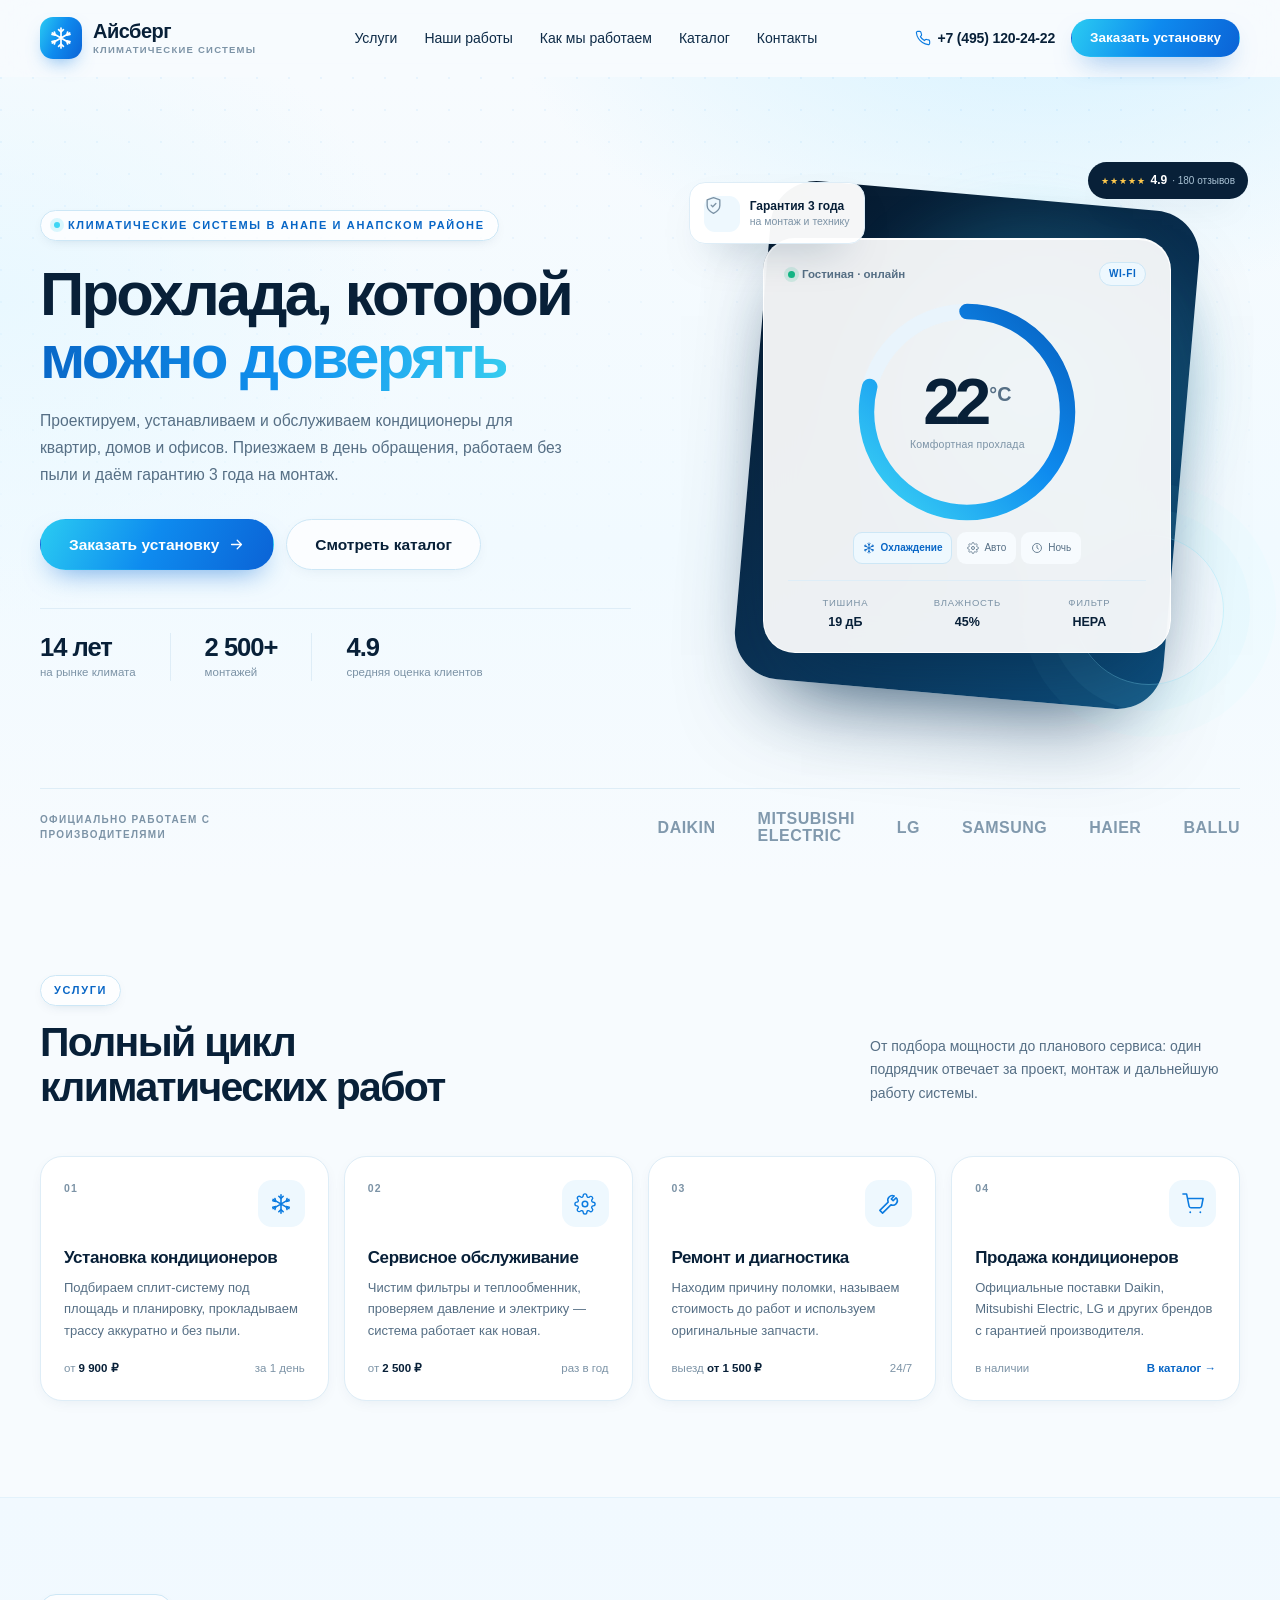
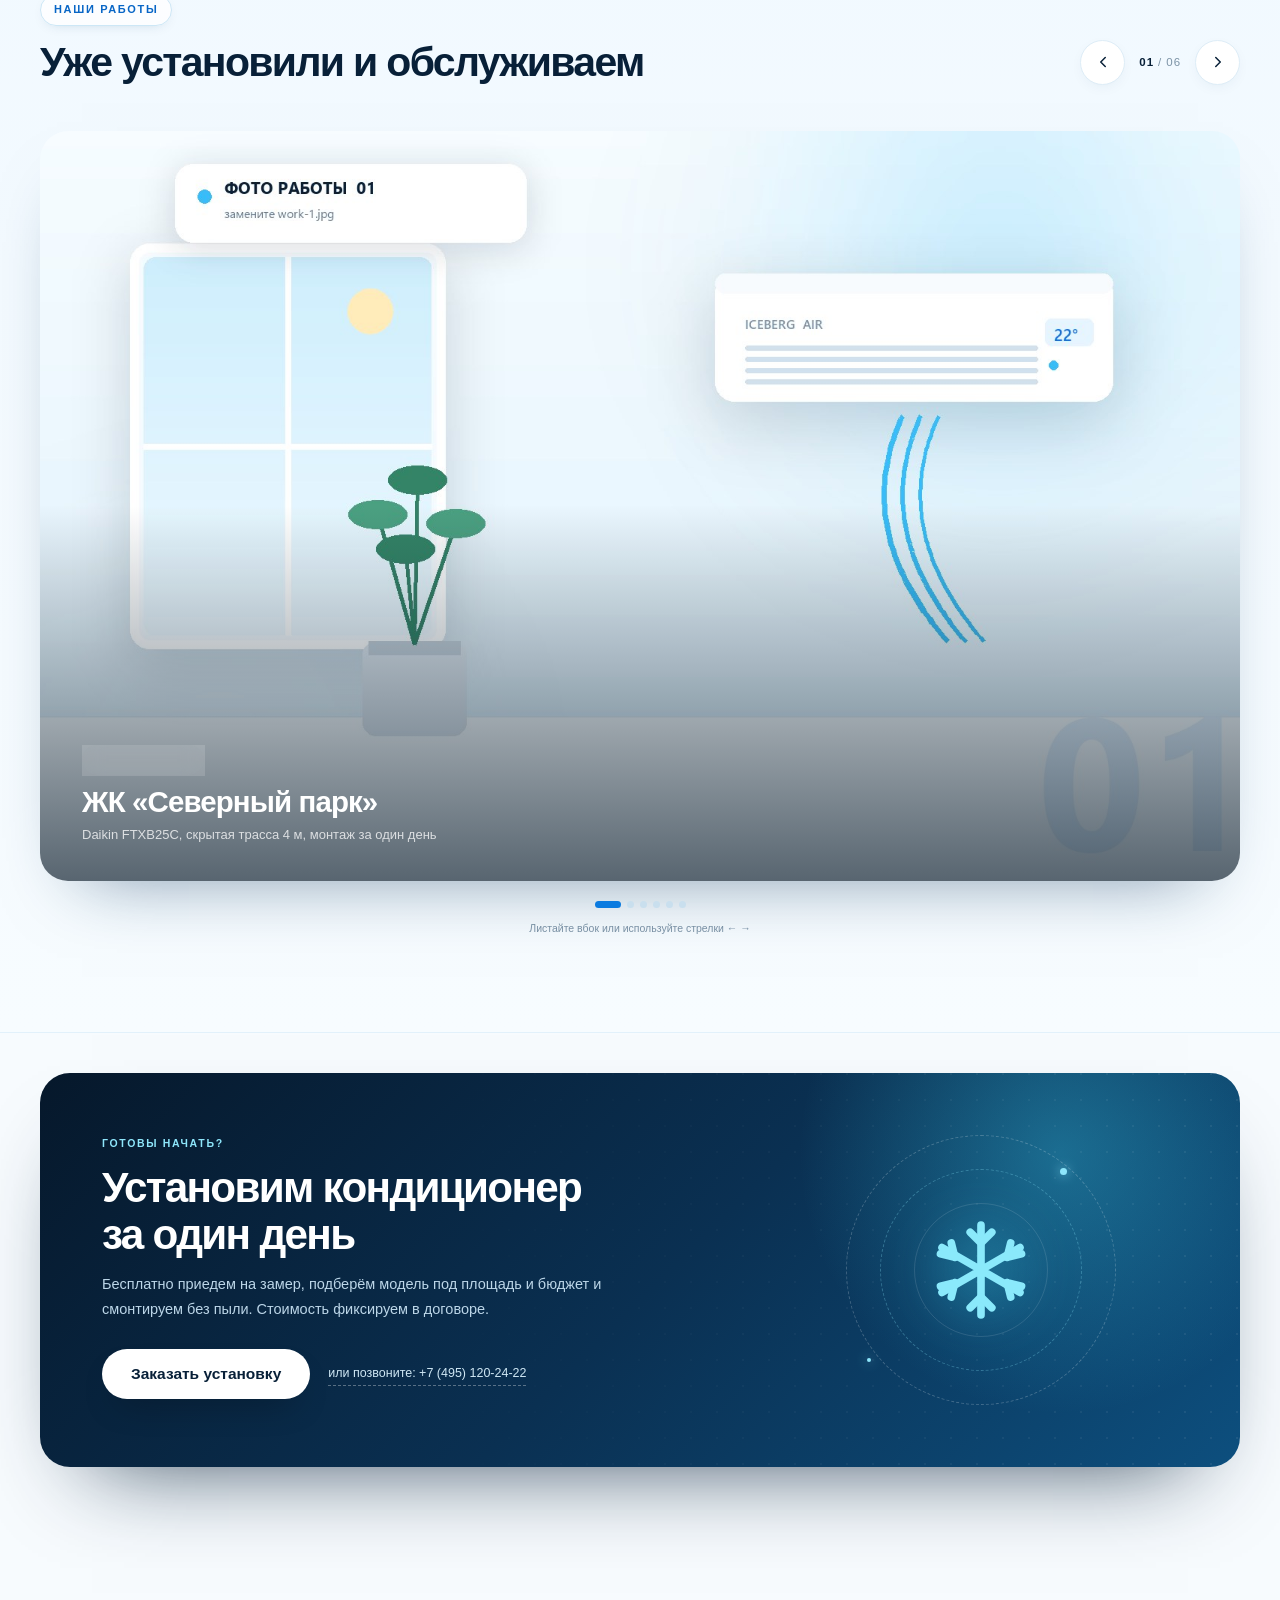
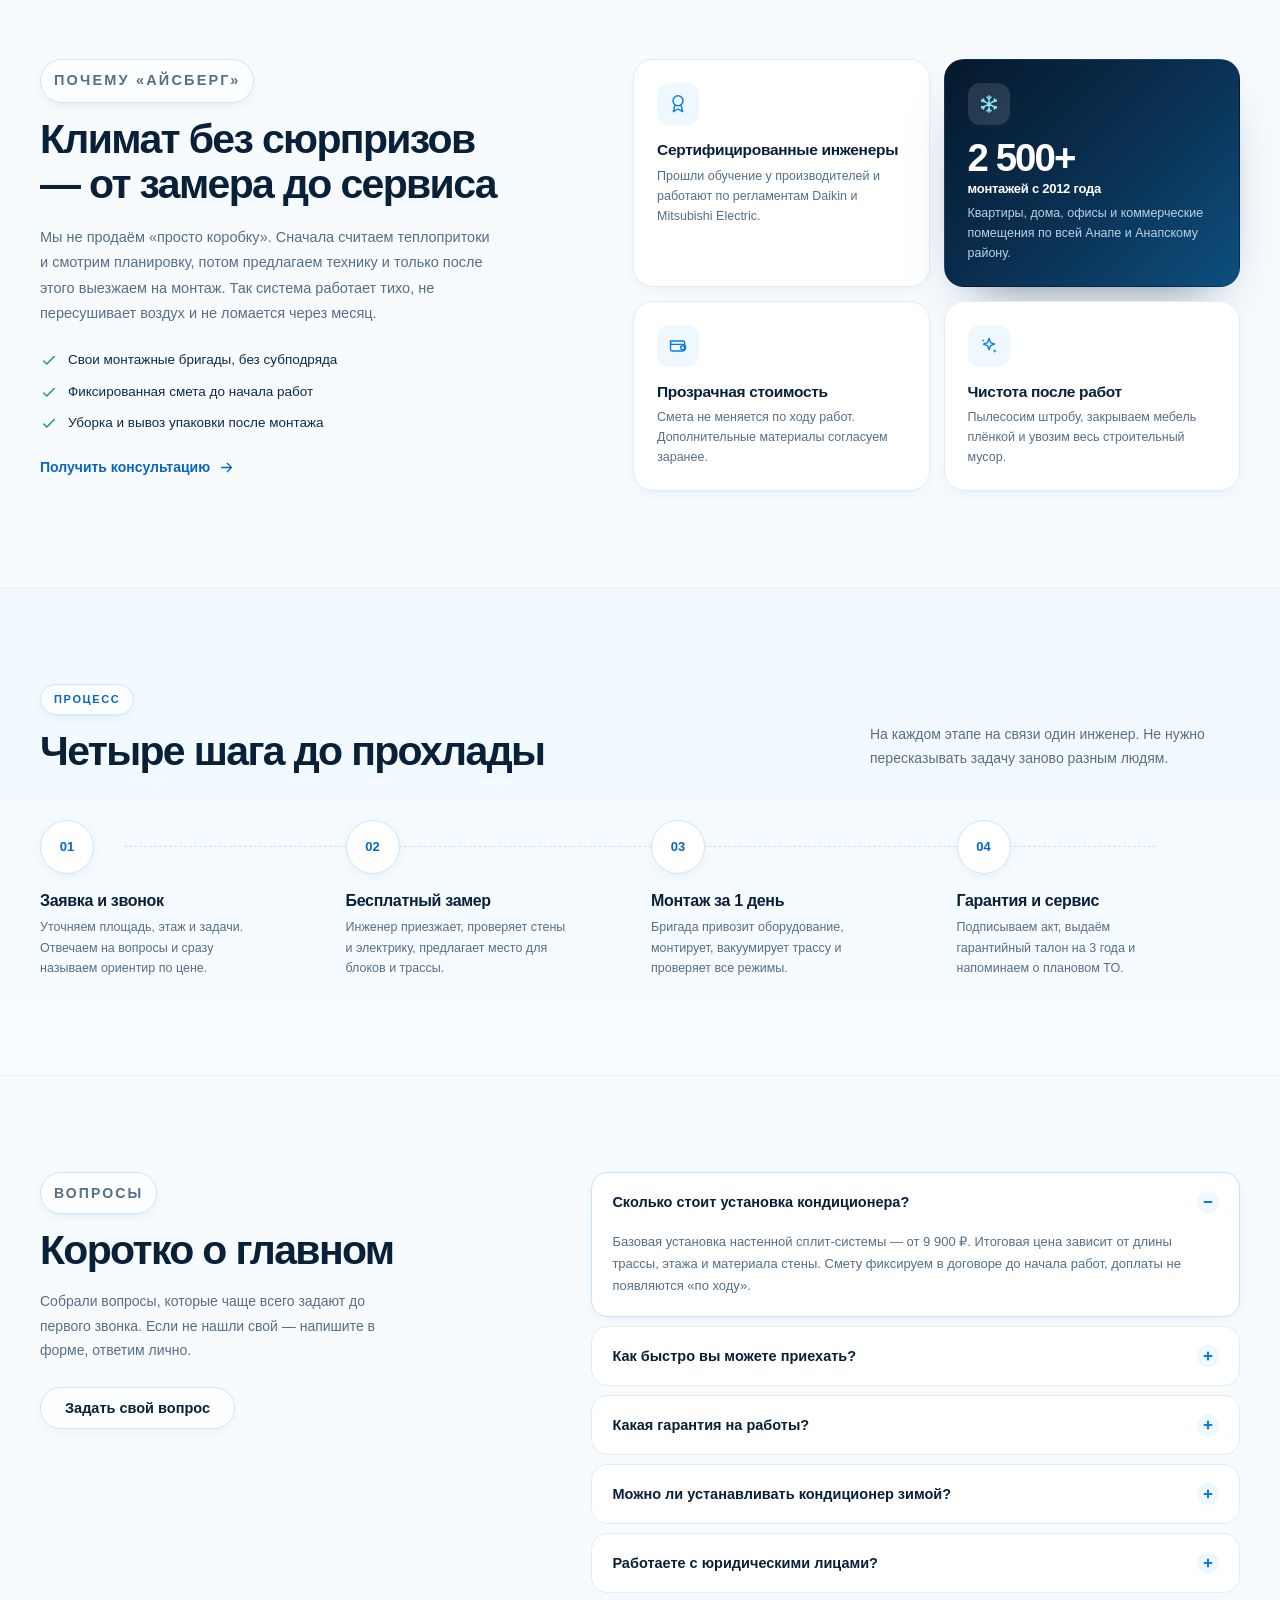
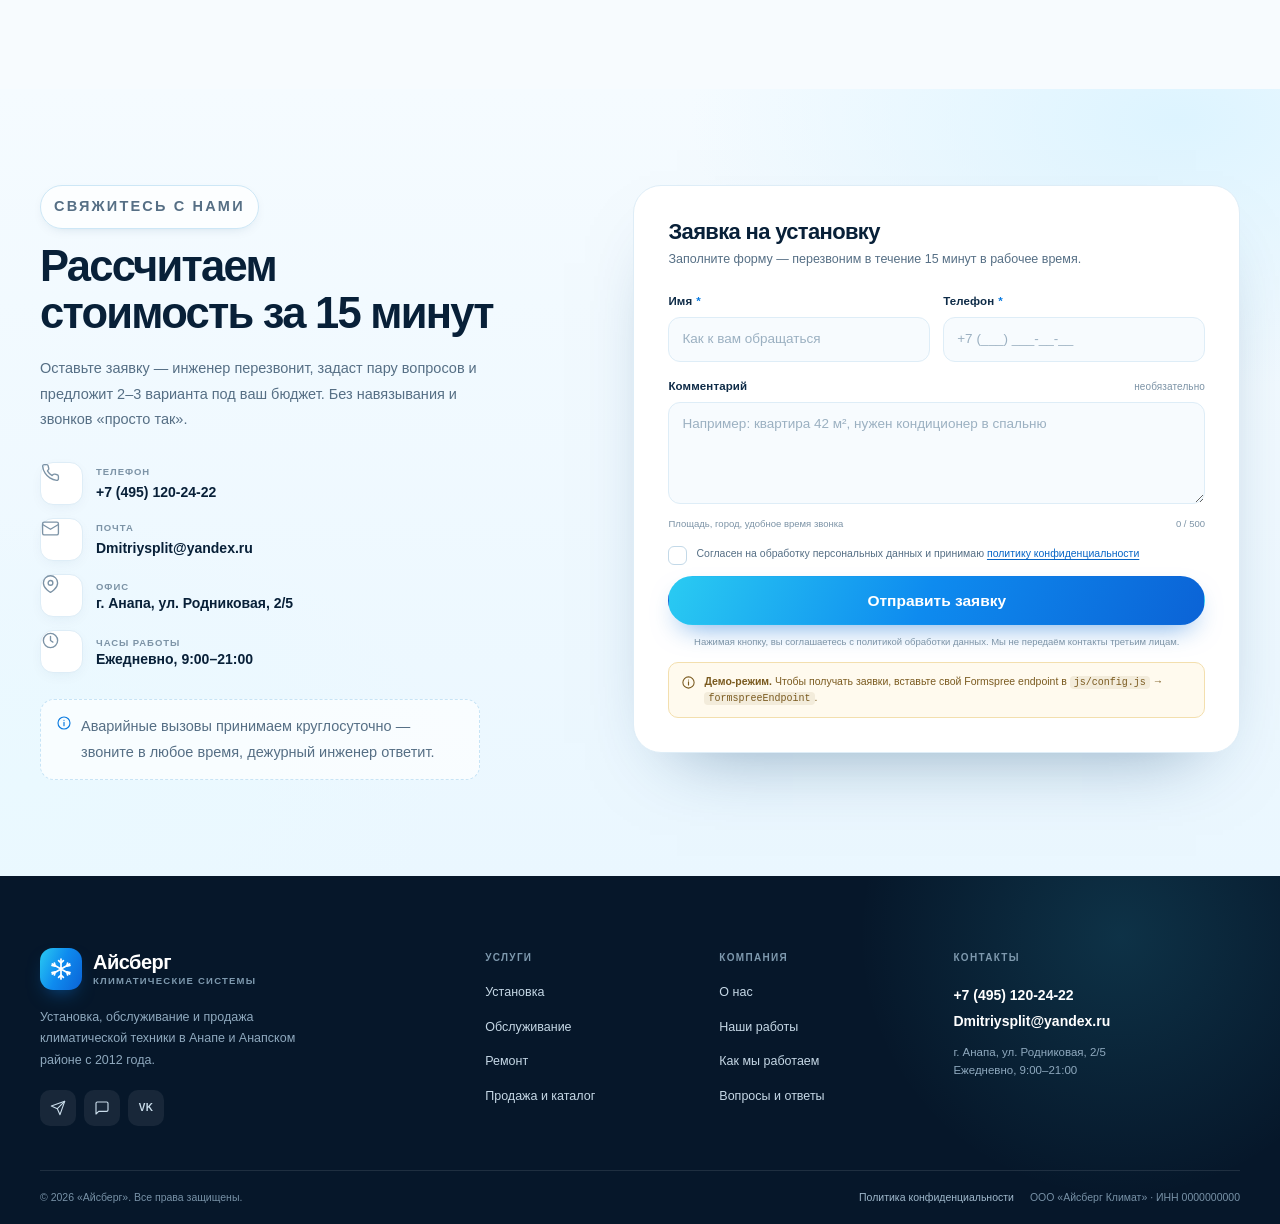
<file: index.html>
<!DOCTYPE html>
<html lang="ru">
<head>
  <meta charset="UTF-8">
  <meta name="viewport" content="width=device-width, initial-scale=1.0">
  <title>Айсберг — установка и обслуживание кондиционеров в Анапе</title>
  <meta name="description" content="Установка, обслуживание и продажа кондиционеров в Анапе и Анапском районе. Монтаж за один день, гарантия 3 года, бесплатный замер. Оставьте заявку онлайн.">
  <meta name="theme-color" content="#F7FBFE">
  <link rel="icon" href="images/favicon.svg" type="image/svg+xml">

  <meta property="og:type" content="website">
  <meta property="og:locale" content="ru_RU">
  <meta property="og:title" content="Айсберг — прохлада, которой можно доверять">
  <meta property="og:description" content="Монтаж, сервис и продажа кондиционеров в Анапе и Анапском районе. Бесплатный замер, установка за 1 день, гарантия 3 года.">
  <meta property="og:image" content="images/og-cover.jpg">

  <link rel="stylesheet" href="css/style.css">
  <script>document.documentElement.classList.add('js');</script>
</head>
<body>
  <a class="skip-link" href="#main">Перейти к содержимому</a>

  <!-- SVG-спрайт: иконки используются через <use href="#i-..."> -->
  <svg class="svg-sprite" xmlns="http://www.w3.org/2000/svg" aria-hidden="true" focusable="false">
    <symbol id="i-snow" viewBox="0 0 24 24">
      <g fill="none" stroke="currentColor" stroke-width="1.7" stroke-linecap="round" stroke-linejoin="round">
        <path d="M12 2v20M3.34 7l17.32 10M20.66 7 3.34 17"/>
        <path d="M12 6 9.6 3.6M12 6l2.4-2.4M12 18l-2.4 2.4M12 18l2.4 2.4M6.2 9.2 3 8.4M6.2 9.2l-.8-3.2M17.8 14.8l3.2.8M17.8 14.8l.8 3.2M6.2 14.8 3 15.6M6.2 14.8l-.8 3.2M17.8 9.2l3.2-.8M17.8 9.2l.8-3.2"/>
      </g>
    </symbol>
    <symbol id="i-phone" viewBox="0 0 24 24">
      <path d="M22 16.92v3a2 2 0 0 1-2.18 2 19.79 19.79 0 0 1-8.63-3.07 19.5 19.5 0 0 1-6-6A19.79 19.79 0 0 1 2.08 4.18 2 2 0 0 1 4.06 2h3a2 2 0 0 1 2 1.72c.13.96.36 1.9.7 2.81a2 2 0 0 1-.45 2.11L8.09 9.91a16 16 0 0 0 6 6l1.27-1.27a2 2 0 0 1 2.11-.45c.91.34 1.85.57 2.81.7A2 2 0 0 1 22 16.92z" fill="none" stroke="currentColor" stroke-width="1.7" stroke-linecap="round" stroke-linejoin="round"/>
    </symbol>
    <symbol id="i-arrow" viewBox="0 0 24 24">
      <path d="M5 12h14M13 6l6 6-6 6" fill="none" stroke="currentColor" stroke-width="1.8" stroke-linecap="round" stroke-linejoin="round"/>
    </symbol>
    <symbol id="i-shield" viewBox="0 0 24 24">
      <path d="M12 22s8-4 8-10V5l-8-3-8 3v7c0 6 8 10 8 10z" fill="none" stroke="currentColor" stroke-width="1.7" stroke-linecap="round" stroke-linejoin="round"/>
      <path d="m9 11.5 2 2 4-4" fill="none" stroke="currentColor" stroke-width="1.7" stroke-linecap="round" stroke-linejoin="round"/>
    </symbol>
    <symbol id="i-clock" viewBox="0 0 24 24">
      <circle cx="12" cy="12" r="9" fill="none" stroke="currentColor" stroke-width="1.7"/>
      <path d="M12 7v5l3 2" fill="none" stroke="currentColor" stroke-width="1.7" stroke-linecap="round" stroke-linejoin="round"/>
    </symbol>
    <symbol id="i-tools" viewBox="0 0 24 24">
      <path d="M14.7 6.3a4 4 0 0 0-5.4 5.4L3 18l3 3 6.3-6.3a4 4 0 0 0 5.4-5.4l-2.4 2.4-2.1-2.1 2.5-2.3z" fill="none" stroke="currentColor" stroke-width="1.7" stroke-linecap="round" stroke-linejoin="round"/>
    </symbol>
    <symbol id="i-settings" viewBox="0 0 24 24">
      <circle cx="12" cy="12" r="3" fill="none" stroke="currentColor" stroke-width="1.7"/>
      <path d="M19.4 15a1.7 1.7 0 0 0 .34 1.87l.06.06a2 2 0 1 1-2.83 2.83l-.06-.06a1.7 1.7 0 0 0-1.87-.34 1.7 1.7 0 0 0-1 1.55V21a2 2 0 1 1-4 0v-.09a1.7 1.7 0 0 0-1.11-1.55 1.7 1.7 0 0 0-1.87.34l-.06.06a2 2 0 1 1-2.83-2.83l.06-.06A1.7 1.7 0 0 0 4.6 15a1.7 1.7 0 0 0-1.55-1H3a2 2 0 1 1 0-4h.09A1.7 1.7 0 0 0 4.6 8.94a1.7 1.7 0 0 0-.34-1.87l-.06-.06a2 2 0 1 1 2.83-2.83l.06.06A1.7 1.7 0 0 0 8.96 4.6H9a1.7 1.7 0 0 0 1-1.55V3a2 2 0 1 1 4 0v.09a1.7 1.7 0 0 0 1 1.55 1.7 1.7 0 0 0 1.87-.34l.06-.06a2 2 0 1 1 2.83 2.83l-.06.06A1.7 1.7 0 0 0 19.4 9v.04a1.7 1.7 0 0 0 1.55 1H21a2 2 0 1 1 0 4h-.09a1.7 1.7 0 0 0-1.51 1z" fill="none" stroke="currentColor" stroke-width="1.5" stroke-linecap="round" stroke-linejoin="round"/>
    </symbol>
    <symbol id="i-wrench" viewBox="0 0 24 24">
      <path d="M20.7 6.3a5 5 0 0 1-6.6 6.6L5 22l-3-3 9.1-9.1a5 5 0 0 1 6.6-6.6l-3.2 3.2 2 2 3.2-3.2z" fill="none" stroke="currentColor" stroke-width="1.7" stroke-linecap="round" stroke-linejoin="round"/>
    </symbol>
    <symbol id="i-cart" viewBox="0 0 24 24">
      <circle cx="9" cy="21" r="1" fill="currentColor"/>
      <circle cx="20" cy="21" r="1" fill="currentColor"/>
      <path d="M1 1h4l2.7 13.4a2 2 0 0 0 2 1.6h9.7a2 2 0 0 0 2-1.6L23 6H6" fill="none" stroke="currentColor" stroke-width="1.7" stroke-linecap="round" stroke-linejoin="round"/>
    </symbol>
    <symbol id="i-check" viewBox="0 0 24 24">
      <path d="m5 12 4 4L19 6" fill="none" stroke="currentColor" stroke-width="2" stroke-linecap="round" stroke-linejoin="round"/>
    </symbol>
    <symbol id="i-star" viewBox="0 0 24 24">
      <path d="m12 2 3.1 6.3 6.9 1-5 4.9 1.2 6.8-6.2-3.3L5.8 21 7 14.2 2 9.3l6.9-1L12 2z" fill="currentColor"/>
    </symbol>
    <symbol id="i-pin" viewBox="0 0 24 24">
      <path d="M21 10c0 7-9 12-9 12S3 17 3 10a9 9 0 0 1 18 0z" fill="none" stroke="currentColor" stroke-width="1.7" stroke-linejoin="round"/>
      <circle cx="12" cy="10" r="3" fill="none" stroke="currentColor" stroke-width="1.7"/>
    </symbol>
    <symbol id="i-mail" viewBox="0 0 24 24">
      <rect x="2" y="4" width="20" height="16" rx="2" fill="none" stroke="currentColor" stroke-width="1.7"/>
      <path d="m22 7-10 6L2 7" fill="none" stroke="currentColor" stroke-width="1.7" stroke-linecap="round" stroke-linejoin="round"/>
    </symbol>
    <symbol id="i-chevron-left" viewBox="0 0 24 24">
      <path d="m15 18-6-6 6-6" fill="none" stroke="currentColor" stroke-width="2" stroke-linecap="round" stroke-linejoin="round"/>
    </symbol>
    <symbol id="i-chevron-right" viewBox="0 0 24 24">
      <path d="m9 18 6-6-6-6" fill="none" stroke="currentColor" stroke-width="2" stroke-linecap="round" stroke-linejoin="round"/>
    </symbol>
    <symbol id="i-close" viewBox="0 0 24 24">
      <path d="M18 6 6 18M6 6l12 12" fill="none" stroke="currentColor" stroke-width="2" stroke-linecap="round"/>
    </symbol>
    <symbol id="i-search" viewBox="0 0 24 24">
      <circle cx="11" cy="11" r="7" fill="none" stroke="currentColor" stroke-width="1.8"/>
      <path d="m20 20-3.5-3.5" fill="none" stroke="currentColor" stroke-width="1.8" stroke-linecap="round"/>
    </symbol>
    <symbol id="i-send" viewBox="0 0 24 24">
      <path d="m22 2-7 20-4-9-9-4 20-7z" fill="none" stroke="currentColor" stroke-width="1.7" stroke-linecap="round" stroke-linejoin="round"/>
      <path d="M22 2 11 13" fill="none" stroke="currentColor" stroke-width="1.7" stroke-linecap="round" stroke-linejoin="round"/>
    </symbol>
    <symbol id="i-chat" viewBox="0 0 24 24">
      <path d="M21 15a2 2 0 0 1-2 2H7l-4 4V5a2 2 0 0 1 2-2h14a2 2 0 0 1 2 2z" fill="none" stroke="currentColor" stroke-width="1.7" stroke-linecap="round" stroke-linejoin="round"/>
    </symbol>
    <symbol id="i-award" viewBox="0 0 24 24">
      <circle cx="12" cy="8" r="6" fill="none" stroke="currentColor" stroke-width="1.7"/>
      <path d="m8.2 13.3-1.7 8L12 18l5.5 3.3-1.7-8" fill="none" stroke="currentColor" stroke-width="1.7" stroke-linecap="round" stroke-linejoin="round"/>
    </symbol>
    <symbol id="i-wallet" viewBox="0 0 24 24">
      <path d="M20 12V8a2 2 0 0 0-2-2H5a2 2 0 0 0 0 4h15v6a2 2 0 0 1-2 2H5a2 2 0 0 1-2-2V6" fill="none" stroke="currentColor" stroke-width="1.7" stroke-linecap="round" stroke-linejoin="round"/>
      <path d="M17 12a2 2 0 0 0 0 4h4v-4z" fill="none" stroke="currentColor" stroke-width="1.7" stroke-linejoin="round"/>
    </symbol>
    <symbol id="i-sparkles" viewBox="0 0 24 24">
      <path d="m12 3 1.8 4.9L18.7 9.7l-4.9 1.8L12 16.4l-1.8-4.9L5.3 9.7l4.9-1.8L12 3z" fill="none" stroke="currentColor" stroke-width="1.6" stroke-linejoin="round"/>
      <path d="M19 15.5 19.7 17.3 21.5 18 19.7 18.7 19 20.5 18.3 18.7 16.5 18 18.3 17.3 19 15.5zM5 3.5 5.5 4.8 6.8 5.3 5.5 5.8 5 7.1 4.5 5.8 3.2 5.3 4.5 4.8 5 3.5z" fill="currentColor"/>
    </symbol>
    <symbol id="i-info" viewBox="0 0 24 24">
      <circle cx="12" cy="12" r="9" fill="none" stroke="currentColor" stroke-width="1.7"/>
      <path d="M12 11v5M12 8h.01" fill="none" stroke="currentColor" stroke-width="1.8" stroke-linecap="round"/>
    </symbol>
    <symbol id="i-alert" viewBox="0 0 24 24">
      <circle cx="12" cy="12" r="9" fill="none" stroke="currentColor" stroke-width="1.7"/>
      <path d="M12 8v5M12 16h.01" fill="none" stroke="currentColor" stroke-width="1.8" stroke-linecap="round"/>
    </symbol>
  </svg>

  <header class="site-header" id="site-header">
    <div class="container header__inner">
      <a class="logo" href="index.html" aria-label="Айсберг — на главную">
        <span class="logo__mark" aria-hidden="true"><svg viewBox="0 0 24 24"><use href="#i-snow"/></svg></span>
        <span class="logo__text">
          <span class="logo__name">Айсберг</span>
          <span class="logo__tagline">климатические системы</span>
        </span>
      </a>

      <nav class="nav" id="main-nav" aria-label="Основная навигация">
        <ul class="nav__list">
          <li><a class="nav__link" href="#services">Услуги</a></li>
          <li><a class="nav__link" href="#works">Наши работы</a></li>
          <li><a class="nav__link" href="#process">Как мы работаем</a></li>
          <li><a class="nav__link" href="catalog.html">Каталог</a></li>
          <li><a class="nav__link" href="#contact">Контакты</a></li>
        </ul>
        <div class="nav__mobile-extra">
          <a class="nav__phone" href="tel:+74951202422">+7 (495) 120-24-22</a>
          <a class="btn btn--primary" href="#contact">Заказать установку</a>
          <p class="nav__hint">Ежедневно с 9:00 до 21:00</p>
        </div>
      </nav>

      <div class="header__actions">
        <a class="header__phone" href="tel:+74951202422">
          <svg aria-hidden="true"><use href="#i-phone"/></svg>
          <span>+7 (495) 120-24-22</span>
        </a>
        <a class="btn btn--primary btn--sm header__cta" href="#contact">Заказать установку</a>
        <button class="burger" type="button" aria-label="Открыть меню" aria-expanded="false" aria-controls="main-nav">
          <span></span><span></span><span></span>
        </button>
      </div>
    </div>
  </header>

  <main id="main">
    <!-- ==================== HERO ==================== -->
    <section class="hero" aria-labelledby="hero-title">
      <div class="hero__bg" aria-hidden="true"></div>
      <div class="container">
        <div class="hero__inner">
          <div class="hero__content">
            <p class="eyebrow"><span class="eyebrow__dot"></span> Климатические системы в Анапе и Анапском районе</p>
            <h1 class="hero__title" id="hero-title">Прохлада, которой<br><span class="text-gradient">можно доверять</span></h1>
            <p class="hero__lead">Проектируем, устанавливаем и обслуживаем кондиционеры для квартир, домов и офисов. Приезжаем в день обращения, работаем без пыли и даём гарантию 3 года на монтаж.</p>
            <div class="hero__actions">
              <a class="btn btn--primary btn--lg" href="#contact">
                Заказать установку
                <svg aria-hidden="true"><use href="#i-arrow"/></svg>
              </a>
              <a class="btn btn--ghost btn--lg" href="catalog.html">Смотреть каталог</a>
            </div>
            <div class="hero__trust" aria-label="Ключевые показатели">
              <div class="trust-item"><strong>14 лет</strong><span>на рынке климата</span></div>
              <div class="trust-item"><strong>2 500+</strong><span>монтажей</span></div>
              <div class="trust-item"><strong>4.9</strong><span>средняя оценка клиентов</span></div>
            </div>
          </div>

          <div class="hero__visual">
            <span class="hero__glow" aria-hidden="true"></span>
            <div class="climate-card">
              <div class="climate-card__head">
                <span class="climate-card__live"><span class="live-dot" aria-hidden="true"></span> Гостиная · онлайн</span>
                <span class="pill pill--ice">Wi-Fi</span>
              </div>

              <div class="gauge">
                <svg class="gauge__ring" viewBox="0 0 240 240" aria-hidden="true">
                  <defs>
                    <linearGradient id="gaugeGradient" x1="0" y1="0" x2="1" y2="1">
                      <stop offset="0%" stop-color="#3DD6F5"/>
                      <stop offset="55%" stop-color="#0E8BEF"/>
                      <stop offset="100%" stop-color="#075FBE"/>
                    </linearGradient>
                  </defs>
                  <circle class="gauge__track" cx="120" cy="120" r="104"/>
                  <circle class="gauge__value" cx="120" cy="120" r="104"/>
                </svg>
                <div class="gauge__inner">
                  <span class="gauge__temp">22<span>°C</span></span>
                  <span class="gauge__label">Комфортная прохлада</span>
                </div>
              </div>

              <div class="climate-modes" aria-label="Режимы работы">
                <span class="climate-mode is-active"><svg aria-hidden="true"><use href="#i-snow"/></svg> Охлаждение</span>
                <span class="climate-mode"><svg aria-hidden="true"><use href="#i-settings"/></svg> Авто</span>
                <span class="climate-mode"><svg aria-hidden="true"><use href="#i-clock"/></svg> Ночь</span>
              </div>

              <div class="climate-card__stats">
                <div><span>Тишина</span><strong>19 дБ</strong></div>
                <div><span>Влажность</span><strong>45%</strong></div>
                <div><span>Фильтр</span><strong>HEPA</strong></div>
              </div>
            </div>

            <div class="float-card float-card--warranty">
              <span class="float-card__icon" aria-hidden="true"><svg><use href="#i-shield"/></svg></span>
              <div><strong>Гарантия 3 года</strong><span>на монтаж и технику</span></div>
            </div>

            <div class="float-card float-card--speed">
              <span class="float-card__icon" aria-hidden="true"><svg><use href="#i-clock"/></svg></span>
              <div><strong>Монтаж за 1 день</strong><span>без пыли и грязи</span></div>
            </div>

            <div class="rating-chip" role="img" aria-label="Рейтинг 4,9 из 5 на основе 180 отзывов">
              <span class="rating-chip__stars" aria-hidden="true">★★★★★</span>
              <strong>4.9</strong>
              <span>· 180 отзывов</span>
            </div>
          </div>
        </div>

        <div class="brands">
          <p class="brands__label">Официально работаем с производителями</p>
          <div class="brands__list" aria-label="Бренды кондиционеров">
            <span>DAIKIN</span>
            <span>MITSUBISHI<br>ELECTRIC</span>
            <span>LG</span>
            <span>SAMSUNG</span>
            <span>HAIER</span>
            <span>BALLU</span>
          </div>
        </div>
      </div>
    </section>

    <!-- ==================== УСЛУГИ ==================== -->
    <section class="section" id="services" aria-labelledby="services-title">
      <div class="container">
        <div class="section-head reveal">
          <div>
            <p class="eyebrow">Услуги</p>
            <h2 id="services-title">Полный цикл климатических работ</h2>
          </div>
          <p class="section-head__text">От подбора мощности до планового сервиса: один подрядчик отвечает за проект, монтаж и дальнейшую работу системы.</p>
        </div>

        <div class="services-grid">
          <article class="service-card reveal">
            <div class="service-card__top">
              <span class="service-card__num">01</span>
              <span class="icon-box" aria-hidden="true"><svg><use href="#i-snow"/></svg></span>
            </div>
            <h3>Установка кондиционеров</h3>
            <p>Подбираем сплит-систему под площадь и планировку, прокладываем трассу аккуратно и без пыли.</p>
            <div class="service-card__meta"><span>от <strong>9 900 ₽</strong></span><span>за 1 день</span></div>
          </article>

          <article class="service-card reveal" data-delay="1">
            <div class="service-card__top">
              <span class="service-card__num">02</span>
              <span class="icon-box" aria-hidden="true"><svg><use href="#i-settings"/></svg></span>
            </div>
            <h3>Сервисное обслуживание</h3>
            <p>Чистим фильтры и теплообменник, проверяем давление и электрику — система работает как новая.</p>
            <div class="service-card__meta"><span>от <strong>2 500 ₽</strong></span><span>раз в год</span></div>
          </article>

          <article class="service-card reveal" data-delay="2">
            <div class="service-card__top">
              <span class="service-card__num">03</span>
              <span class="icon-box" aria-hidden="true"><svg><use href="#i-wrench"/></svg></span>
            </div>
            <h3>Ремонт и диагностика</h3>
            <p>Находим причину поломки, называем стоимость до работ и используем оригинальные запчасти.</p>
            <div class="service-card__meta"><span>выезд <strong>от 1 500 ₽</strong></span><span>24/7</span></div>
          </article>

          <article class="service-card reveal" data-delay="3">
            <div class="service-card__top">
              <span class="service-card__num">04</span>
              <span class="icon-box" aria-hidden="true"><svg><use href="#i-cart"/></svg></span>
            </div>
            <h3>Продажа кондиционеров</h3>
            <p>Официальные поставки Daikin, Mitsubishi Electric, LG и других брендов с гарантией производителя.</p>
            <div class="service-card__meta"><span>в наличии</span><a class="service-card__link" href="catalog.html">В каталог →</a></div>
          </article>
        </div>
      </div>
    </section>

    <!-- ==================== НАШИ РАБОТЫ / СЛАЙДЕР ==================== -->
    <section class="section section--tint" id="works" aria-labelledby="works-title">
      <div class="container">
        <div class="section-head section-head--row reveal">
          <div>
            <p class="eyebrow">Наши работы</p>
            <h2 id="works-title">Уже установили и обслуживаем</h2>
          </div>
          <div class="slider-nav" aria-label="Управление слайдером">
            <button class="slider-btn" type="button" data-slider-prev aria-label="Предыдущая работа">
              <svg aria-hidden="true"><use href="#i-chevron-left"/></svg>
            </button>
            <span class="slider-count"><span data-slider-current>01</span> / <span data-slider-total>06</span></span>
            <button class="slider-btn" type="button" data-slider-next aria-label="Следующая работа">
              <svg aria-hidden="true"><use href="#i-chevron-right"/></svg>
            </button>
          </div>
        </div>

        <!-- Слайды: меняйте фото (images/works/work-N.jpg) и подписи ниже -->
        <div class="works-slider reveal" data-slider aria-roledescription="карусель" aria-label="Фотографии выполненных работ">
          <div class="works-slider__viewport" data-slider-viewport tabindex="0">
            <div class="works-slider__track" data-slider-track>
              <figure class="work-slide" role="group" aria-roledescription="слайд" aria-label="1 из 6">
                <img src="images/works/work-1.jpg" alt="Установка настенного кондиционера в квартире ЖК «Северный парк»" width="1600" height="1000" loading="lazy" decoding="async">
                <figcaption class="work-slide__caption">
                  <span class="work-slide__tag">Квартира · 54 м²</span>
                  <h3>ЖК «Северный парк»</h3>
                  <p>Daikin FTXB25C, скрытая трасса 4 м, монтаж за один день</p>
                </figcaption>
              </figure>

              <figure class="work-slide" role="group" aria-roledescription="слайд" aria-label="2 из 6">
                <img src="images/works/work-2.jpg" alt="Кондиционеры в офисе на Пионерском проспекте" width="1600" height="1000" loading="lazy" decoding="async">
                <figcaption class="work-slide__caption">
                  <span class="work-slide__tag">Офис · 120 м²</span>
                  <h3>Офис на Пионерском проспекте</h3>
                  <p>Три сплит-системы Mitsubishi Electric, поэтапный монтаж без остановки работы</p>
                </figcaption>
              </figure>

              <figure class="work-slide" role="group" aria-roledescription="слайд" aria-label="3 из 6">
                <img src="images/works/work-3.jpg" alt="Мульти-сплит система в загородном доме в Анапском районе" width="1600" height="1000" loading="lazy" decoding="async">
                <figcaption class="work-slide__caption">
                  <span class="work-slide__tag">Дом · 180 м²</span>
                  <h3>Загородный дом, Анапский район</h3>
                  <p>Мульти-сплит на 5 помещений, единый наружный блок</p>
                </figcaption>
              </figure>

              <figure class="work-slide" role="group" aria-roledescription="слайд" aria-label="4 из 6">
                <img src="images/works/work-4.jpg" alt="Кассетный кондиционер в кофейне в центре Анапы" width="1600" height="1000" loading="lazy" decoding="async">
                <figcaption class="work-slide__caption">
                  <span class="work-slide__tag">Коммерция · 65 м²</span>
                  <h3>Кофейня в центре Анапы</h3>
                  <p>Кассетная система, скрытые коммуникации и тихий вечерний режим</p>
                </figcaption>
              </figure>

              <figure class="work-slide" role="group" aria-roledescription="слайд" aria-label="5 из 6">
                <img src="images/works/work-5.jpg" alt="Кондиционер в спальне в ЖК «Метрополия»" width="1600" height="1000" loading="lazy" decoding="async">
                <figcaption class="work-slide__caption">
                  <span class="work-slide__tag">Спальня · 18 м²</span>
                  <h3>ЖК «Метрополия»</h3>
                  <p>LG Dual Cool с ночным режимом — 19 дБ и равномерная температура</p>
                </figcaption>
              </figure>

              <figure class="work-slide" role="group" aria-roledescription="слайд" aria-label="6 из 6">
                <img src="images/works/work-6.jpg" alt="Плановое сервисное обслуживание кондиционеров в бизнес-центре" width="1600" height="1000" loading="lazy" decoding="async">
                <figcaption class="work-slide__caption">
                  <span class="work-slide__tag">Сервис · БЦ</span>
                  <h3>Плановое обслуживание</h3>
                  <p>12 кондиционеров в бизнес-центре: чистка, диагностика, отчёт для УК</p>
                </figcaption>
              </figure>
            </div>
          </div>
          <div class="slider-dots" data-slider-dots aria-label="Выбор слайда"></div>
        </div>
        <p class="slider-hint">Листайте вбок или используйте стрелки ← →</p>
      </div>
    </section>

    <!-- ============================================================
         CTA-БЛОК — легко редактируется или удаляется целиком.
         Чтобы убрать блок: удалите всё от комментария «CTA: начало»
         до комментария «CTA: конец». Остальная страница не сломается.
         ============================================================ -->
    <!-- CTA: начало -->
    <section class="cta-section" aria-labelledby="cta-title">
      <div class="container">
        <div class="cta-banner">
          <div class="cta-banner__content">
            <p class="cta-banner__eyebrow">Готовы начать?</p>
            <h2 id="cta-title">Установим кондиционер за один день</h2>
            <p>Бесплатно приедем на замер, подберём модель под площадь и бюджет и смонтируем без пыли. Стоимость фиксируем в договоре.</p>
            <div class="cta-banner__actions">
              <a class="btn btn--white btn--lg" href="#contact">Заказать установку</a>
              <a class="cta-banner__phone" href="tel:+74951202422">или позвоните: +7 (495) 120-24-22</a>
            </div>
          </div>
          <div class="cta-banner__visual" aria-hidden="true">
            <div class="cta-orbit">
              <span class="cta-orbit__ring cta-orbit__ring--1"></span>
              <span class="cta-orbit__ring cta-orbit__ring--2"></span>
              <span class="cta-orbit__ring cta-orbit__ring--3"></span>
              <svg class="cta-orbit__icon" viewBox="0 0 24 24"><use href="#i-snow"/></svg>
              <span class="cta-orbit__dot cta-orbit__dot--1"></span>
              <span class="cta-orbit__dot cta-orbit__dot--2"></span>
            </div>
          </div>
        </div>
      </div>
    </section>
    <!-- CTA: конец -->

    <!-- ==================== ПОЧЕМУ МЫ ==================== -->
    <section class="section" id="about" aria-labelledby="about-title">
      <div class="container about">
        <div class="about__intro reveal">
          <p class="eyebrow">Почему «Айсберг»</p>
          <h2 id="about-title">Климат без сюрпризов — от замера до сервиса</h2>
          <p>Мы не продаём «просто коробку». Сначала считаем теплопритоки и смотрим планировку, потом предлагаем технику и только после этого выезжаем на монтаж. Так система работает тихо, не пересушивает воздух и не ломается через месяц.</p>
          <ul class="check-list">
            <li><svg aria-hidden="true"><use href="#i-check"/></svg> Свои монтажные бригады, без субподряда</li>
            <li><svg aria-hidden="true"><use href="#i-check"/></svg> Фиксированная смета до начала работ</li>
            <li><svg aria-hidden="true"><use href="#i-check"/></svg> Уборка и вывоз упаковки после монтажа</li>
          </ul>
          <a class="text-link" href="#contact">Получить консультацию <svg aria-hidden="true"><use href="#i-arrow"/></svg></a>
        </div>

        <div class="about__grid">
          <article class="feature-card reveal">
            <span class="feature-card__icon" aria-hidden="true"><svg><use href="#i-award"/></svg></span>
            <h3>Сертифицированные инженеры</h3>
            <p>Прошли обучение у производителей и работают по регламентам Daikin и Mitsubishi Electric.</p>
          </article>
          <article class="feature-card feature-card--accent reveal" data-delay="1">
            <span class="feature-card__icon" aria-hidden="true"><svg><use href="#i-snow"/></svg></span>
            <strong class="feature-card__stat">2 500+</strong>
            <h3>монтажей с 2012 года</h3>
            <p>Квартиры, дома, офисы и коммерческие помещения по всей Анапе и Анапскому району.</p>
          </article>
          <article class="feature-card reveal" data-delay="2">
            <span class="feature-card__icon" aria-hidden="true"><svg><use href="#i-wallet"/></svg></span>
            <h3>Прозрачная стоимость</h3>
            <p>Смета не меняется по ходу работ. Дополнительные материалы согласуем заранее.</p>
          </article>
          <article class="feature-card reveal" data-delay="3">
            <span class="feature-card__icon" aria-hidden="true"><svg><use href="#i-sparkles"/></svg></span>
            <h3>Чистота после работ</h3>
            <p>Пылесосим штробу, закрываем мебель плёнкой и увозим весь строительный мусор.</p>
          </article>
        </div>
      </div>
    </section>

    <!-- ==================== КАК МЫ РАБОТАЕМ ==================== -->
    <section class="section section--tint" id="process" aria-labelledby="process-title">
      <div class="container">
        <div class="section-head reveal">
          <div>
            <p class="eyebrow">Процесс</p>
            <h2 id="process-title">Четыре шага до прохлады</h2>
          </div>
          <p class="section-head__text">На каждом этапе на связи один инженер. Не нужно пересказывать задачу заново разным людям.</p>
        </div>

        <ol class="steps">
          <li class="step reveal">
            <span class="step__num">01</span>
            <h3>Заявка и звонок</h3>
            <p>Уточняем площадь, этаж и задачи. Отвечаем на вопросы и сразу называем ориентир по цене.</p>
          </li>
          <li class="step reveal" data-delay="1">
            <span class="step__num">02</span>
            <h3>Бесплатный замер</h3>
            <p>Инженер приезжает, проверяет стены и электрику, предлагает место для блоков и трассы.</p>
          </li>
          <li class="step reveal" data-delay="2">
            <span class="step__num">03</span>
            <h3>Монтаж за 1 день</h3>
            <p>Бригада привозит оборудование, монтирует, вакуумирует трассу и проверяет все режимы.</p>
          </li>
          <li class="step reveal" data-delay="3">
            <span class="step__num">04</span>
            <h3>Гарантия и сервис</h3>
            <p>Подписываем акт, выдаём гарантийный талон на 3 года и напоминаем о плановом ТО.</p>
          </li>
        </ol>
      </div>
    </section>

    <!-- ==================== FAQ ==================== -->
    <section class="section" id="faq" aria-labelledby="faq-title">
      <div class="container faq-layout">
        <div class="faq-intro reveal">
          <p class="eyebrow">Вопросы</p>
          <h2 id="faq-title">Коротко о главном</h2>
          <p>Собрали вопросы, которые чаще всего задают до первого звонка. Если не нашли свой — напишите в форме, ответим лично.</p>
          <a class="btn btn--ghost" href="#contact">Задать свой вопрос</a>
        </div>

        <div class="accordion reveal">
          <details class="faq-item" open>
            <summary>Сколько стоит установка кондиционера?<span class="faq-item__icon" aria-hidden="true"></span></summary>
            <div class="faq-item__body"><p>Базовая установка настенной сплит-системы — от 9 900 ₽. Итоговая цена зависит от длины трассы, этажа и материала стены. Смету фиксируем в договоре до начала работ, доплаты не появляются «по ходу».</p></div>
          </details>
          <details class="faq-item">
            <summary>Как быстро вы можете приехать?<span class="faq-item__icon" aria-hidden="true"></span></summary>
            <div class="faq-item__body"><p>По Анапе и Анапскому району — в день обращения или на следующий день. Замер занимает около 30 минут, монтаж — 3–5 часов. В сезон лучше записываться за 2–3 дня.</p></div>
          </details>
          <details class="faq-item">
            <summary>Какая гарантия на работы?<span class="faq-item__icon" aria-hidden="true"></span></summary>
            <div class="faq-item__body"><p>3 года на монтаж и официальная гарантия производителя на оборудование. Если что-то пойдёт не так — приедем по гарантии вне очереди и бесплатно устраним причину.</p></div>
          </details>
          <details class="faq-item">
            <summary>Можно ли устанавливать кондиционер зимой?<span class="faq-item__icon" aria-hidden="true"></span></summary>
            <div class="faq-item__body"><p>Да, при температуре до −15 °C монтаж возможен: используем зимний комплект и аккуратно вакуумируем трассу. Для отдельных моделей есть ограничения — уточним их на замере.</p></div>
          </details>
          <details class="faq-item">
            <summary>Работаете с юридическими лицами?<span class="faq-item__icon" aria-hidden="true"></span></summary>
            <div class="faq-item__body"><p>Да. Заключаем договор, предоставляем закрывающие документы и обслуживаем офисы, магазины и коммерческие объекты по договору с фиксированным регламентом ТО.</p></div>
          </details>
        </div>
      </div>
    </section>

    <!-- ==================== ФОРМА ==================== -->
    <section class="section section--contact" id="contact" aria-labelledby="contact-title">
      <div class="container contact">
        <div class="contact__info reveal">
          <p class="eyebrow">Свяжитесь с нами</p>
          <h2 id="contact-title">Рассчитаем стоимость за 15 минут</h2>
          <p>Оставьте заявку — инженер перезвонит, задаст пару вопросов и предложит 2–3 варианта под ваш бюджет. Без навязывания и звонков «просто так».</p>

          <ul class="contact-list">
            <li>
              <span class="contact-list__icon" aria-hidden="true"><svg><use href="#i-phone"/></svg></span>
              <div><span>Телефон</span><a href="tel:+74951202422">+7 (495) 120-24-22</a></div>
            </li>
            <li>
              <span class="contact-list__icon" aria-hidden="true"><svg><use href="#i-mail"/></svg></span>
              <div><span>Почта</span><a href="mailto:Dmitriysplit@yandex.ru">Dmitriysplit@yandex.ru</a></div>
            </li>
            <li>
              <span class="contact-list__icon" aria-hidden="true"><svg><use href="#i-pin"/></svg></span>
              <div><span>Офис</span><p>г. Анапа, ул. Родниковая, 2/5</p></div>
            </li>
            <li>
              <span class="contact-list__icon" aria-hidden="true"><svg><use href="#i-clock"/></svg></span>
              <div><span>Часы работы</span><p>Ежедневно, 9:00–21:00</p></div>
            </li>
          </ul>

          <p class="contact__note">
            <svg aria-hidden="true"><use href="#i-info"/></svg>
            Аварийные вызовы принимаем круглосуточно — звоните в любое время, дежурный инженер ответит.
          </p>
        </div>

        <div class="form-card reveal">
          <div class="form-card__head">
            <h3>Заявка на установку</h3>
            <p>Заполните форму — перезвоним в течение 15 минут в рабочее время.</p>
          </div>

          <!--
            ФОРМА FORMSPREE:
            1. Зарегистрируйтесь на formspree.io и создайте форму.
            2. Скопируйте endpoint вида https://formspree.io/f/abcdwxyz.
            3. Вставьте его в js/config.js → formspreeEndpoint.
            Больше ничего менять не нужно.
          -->
          <form class="form" id="request-form" method="POST" action="" novalidate>
            <input type="hidden" name="_subject" value="Новая заявка с сайта «Айсберг»">
            <input type="hidden" name="product" id="form-product" value="">
            <!-- Ловушка для спам-ботов: скрытое поле, люди его не заполняют -->
            <input type="text" name="_gotcha" class="form__honeypot" tabindex="-1" autocomplete="off" aria-hidden="true">

            <div class="form__row">
              <div class="field" data-field="name">
                <label for="name">Имя <span aria-hidden="true">*</span></label>
                <input id="name" name="name" type="text" placeholder="Как к вам обращаться" autocomplete="name" required minlength="2" maxlength="60" aria-describedby="name-error">
                <p class="field__error" id="name-error"></p>
              </div>
              <div class="field" data-field="phone">
                <label for="phone">Телефон <span aria-hidden="true">*</span></label>
                <input id="phone" name="phone" type="tel" placeholder="+7 (___) ___-__-__" autocomplete="tel" inputmode="tel" required aria-describedby="phone-error">
                <p class="field__error" id="phone-error"></p>
              </div>
            </div>

            <div class="field" data-field="comment">
              <label for="comment">Комментарий <span class="field__optional">необязательно</span></label>
              <textarea id="comment" name="comment" rows="4" maxlength="500" placeholder="Например: квартира 42 м², нужен кондиционер в спальню"></textarea>
              <div class="field__meta"><span>Площадь, город, удобное время звонка</span><span data-comment-count>0 / 500</span></div>
            </div>

            <label class="checkbox">
              <input type="checkbox" name="consent" id="consent" required aria-describedby="consent-error">
              <span class="checkbox__box" aria-hidden="true"><svg><use href="#i-check"/></svg></span>
              <span>Согласен на обработку персональных данных и принимаю <a href="privacy.html" target="_blank" rel="noopener">политику конфиденциальности</a></span>
            </label>
            <p class="field__error form__consent-error" id="consent-error" role="alert"></p>

            <button class="btn btn--primary btn--block btn--lg" type="submit" id="submit-btn">
              <span class="btn__label">Отправить заявку</span>
              <span class="btn__spinner" aria-hidden="true"></span>
            </button>

            <p class="form__legal">Нажимая кнопку, вы соглашаетесь с политикой обработки данных. Мы не передаём контакты третьим лицам.</p>

            <div class="form__demo-note" id="form-demo-note" hidden>
              <svg aria-hidden="true"><use href="#i-info"/></svg>
              <span><strong>Демо-режим.</strong> Чтобы получать заявки, вставьте свой Formspree endpoint в <code>js/config.js</code> → <code>formspreeEndpoint</code>.</span>
            </div>

            <noscript>
              <p class="form__legal">Для отправки формы включите JavaScript или позвоните нам: <a href="tel:+74951202422">+7 (495) 120-24-22</a>.</p>
            </noscript>
          </form>
        </div>
      </div>
    </section>
  </main>

  <footer class="footer">
    <div class="container">
      <div class="footer__top">
        <div class="footer__brand">
          <a class="logo" href="index.html" aria-label="Айсберг — на главную">
            <span class="logo__mark" aria-hidden="true"><svg viewBox="0 0 24 24"><use href="#i-snow"/></svg></span>
            <span class="logo__text">
              <span class="logo__name">Айсберг</span>
              <span class="logo__tagline">климатические системы</span>
            </span>
          </a>
          <p>Установка, обслуживание и продажа климатической техники в Анапе и Анапском районе с 2012 года.</p>
          <div class="socials">
            <a href="https://t.me/iceberg_climate" target="_blank" rel="noopener" aria-label="Telegram">
              <svg aria-hidden="true"><use href="#i-send"/></svg>
            </a>
            <a href="https://wa.me/74951202422" target="_blank" rel="noopener" aria-label="WhatsApp">
              <svg aria-hidden="true"><use href="#i-chat"/></svg>
            </a>
            <a class="socials__vk" href="https://vk.com/iceberg_climate" target="_blank" rel="noopener" aria-label="ВКонтакте">VK</a>
          </div>
        </div>

        <nav class="footer__col" aria-label="Услуги">
          <h3>Услуги</h3>
          <ul>
            <li><a href="#services">Установка</a></li>
            <li><a href="#services">Обслуживание</a></li>
            <li><a href="#services">Ремонт</a></li>
            <li><a href="catalog.html">Продажа и каталог</a></li>
          </ul>
        </nav>

        <nav class="footer__col" aria-label="Компания">
          <h3>Компания</h3>
          <ul>
            <li><a href="#about">О нас</a></li>
            <li><a href="#works">Наши работы</a></li>
            <li><a href="#process">Как мы работаем</a></li>
            <li><a href="#faq">Вопросы и ответы</a></li>
          </ul>
        </nav>

        <div class="footer__contacts">
          <h3>Контакты</h3>
          <a href="tel:+74951202422">+7 (495) 120-24-22</a>
          <a href="mailto:Dmitriysplit@yandex.ru">Dmitriysplit@yandex.ru</a>
          <p>г. Анапа, ул. Родниковая, 2/5<br>Ежедневно, 9:00–21:00</p>
        </div>
      </div>

      <div class="footer__bottom">
        <p>© <span data-current-year>2026</span> «Айсберг». Все права защищены.</p>
        <div>
          <a href="privacy.html">Политика конфиденциальности</a>
          <span>ООО «Айсберг Климат» · ИНН 0000000000</span>
        </div>
      </div>
    </div>
  </footer>

  <!-- Всплывающая плашка об отправке / ошибке -->
  <div class="toast" id="toast" role="status" aria-live="polite" aria-atomic="true" hidden>
    <span class="toast__icon" aria-hidden="true"><svg><use id="toast-icon-use" href="#i-check"/></svg></span>
    <div class="toast__content">
      <strong id="toast-title"></strong>
      <p id="toast-text"></p>
    </div>
    <button class="toast__close" type="button" aria-label="Закрыть уведомление">
      <svg aria-hidden="true"><use href="#i-close"/></svg>
    </button>
    <span class="toast__progress" aria-hidden="true"></span>
  </div>

  <!-- Порядок подключения важен: config → products → общий скрипт -->
  <script src="js/config.js"></script>
  <script src="js/products.js"></script>
  <script src="js/script.js"></script>
</body>
</html>
</file>
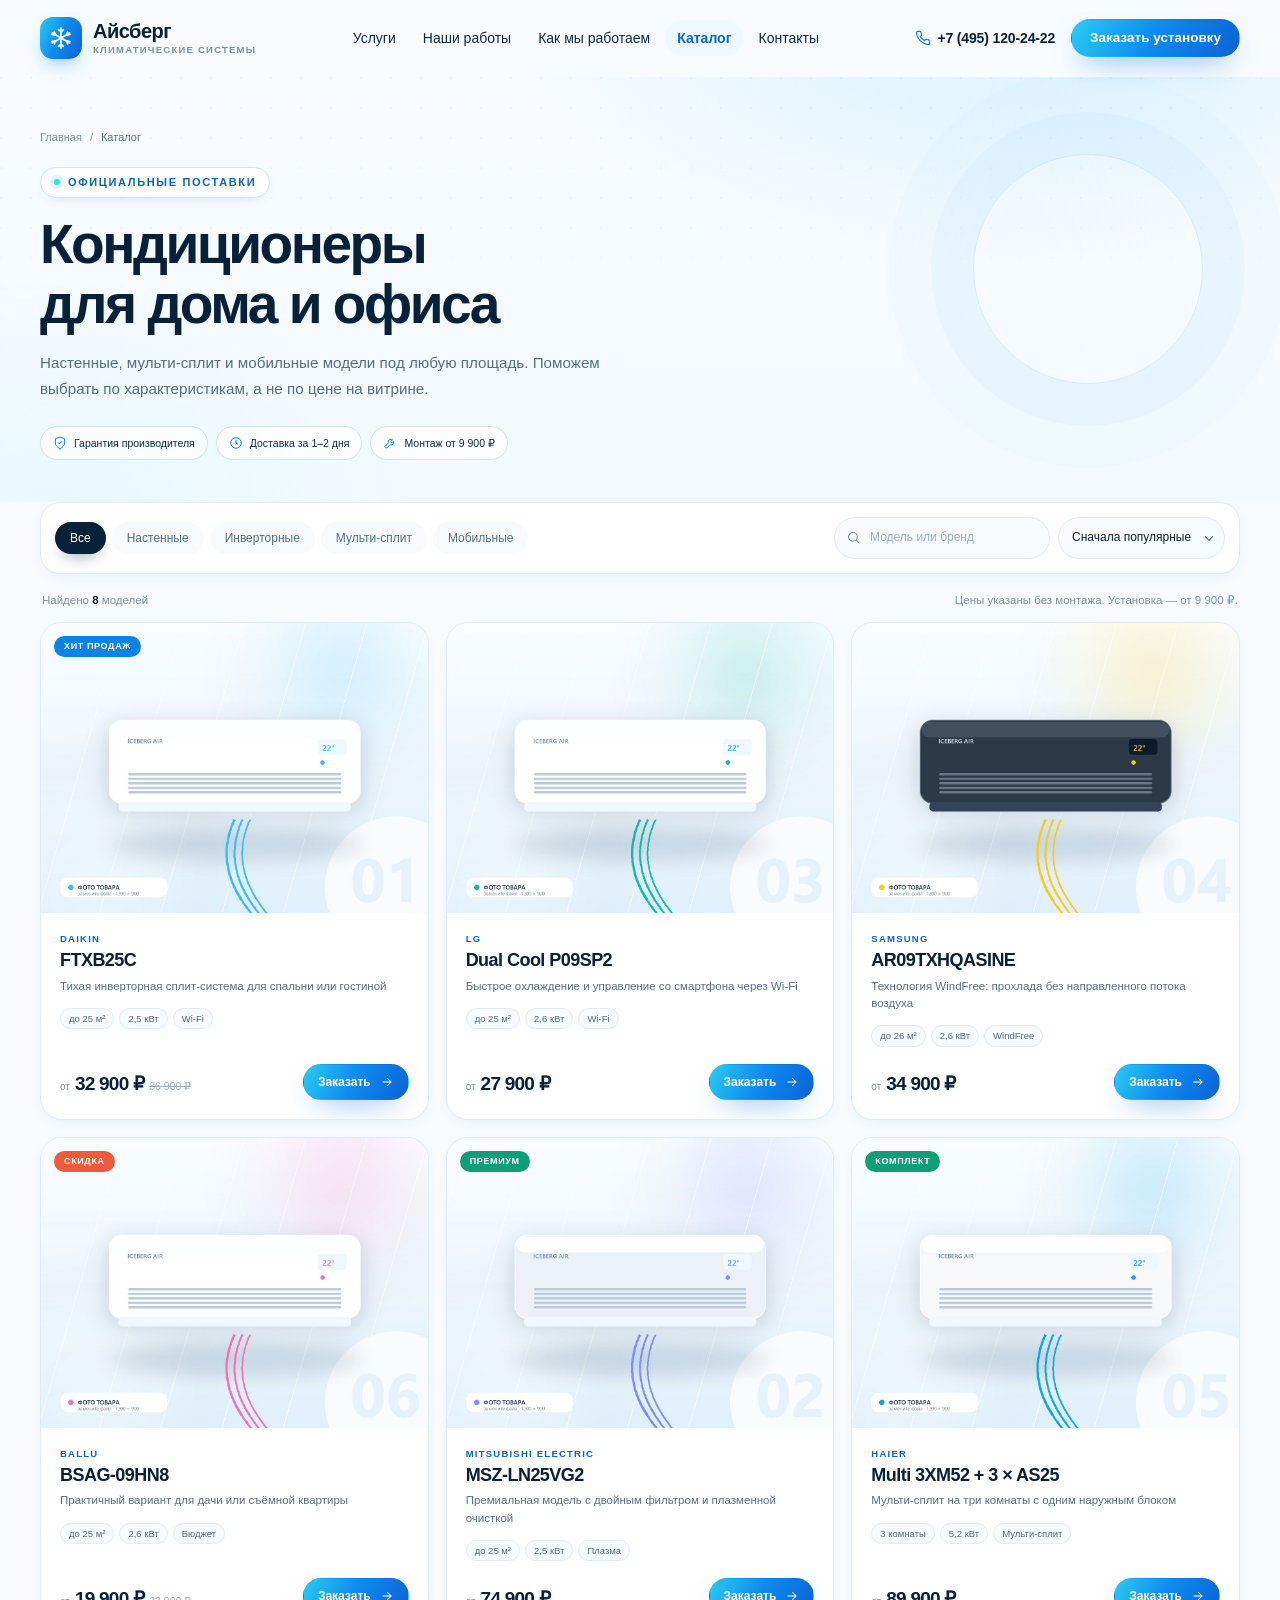
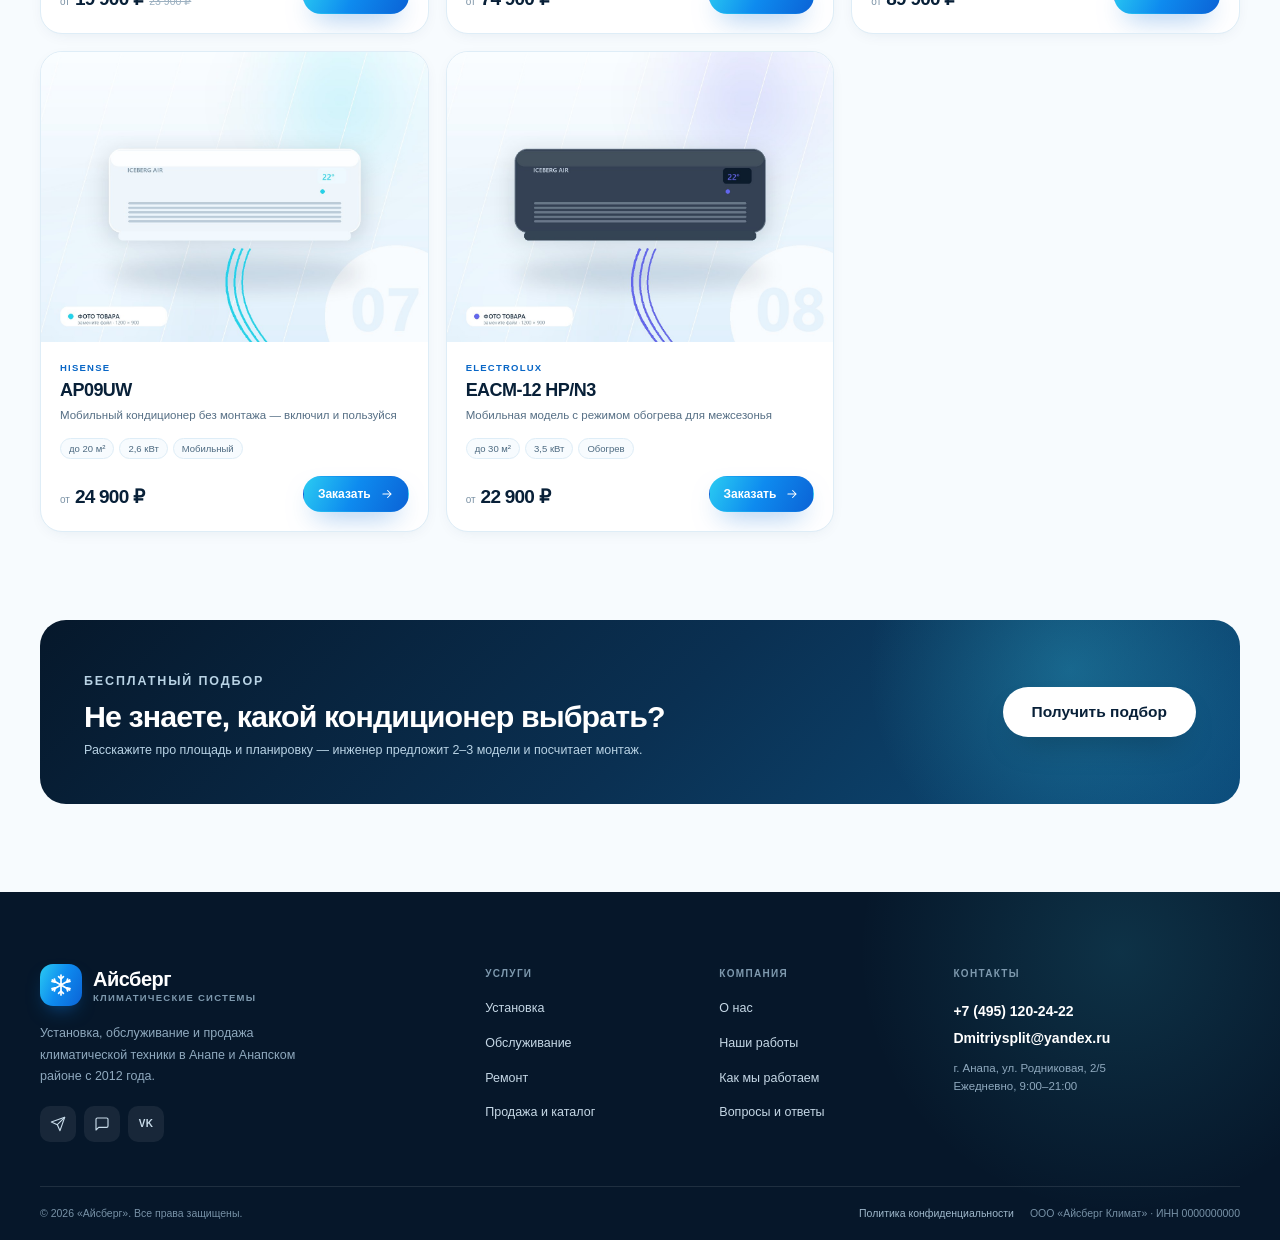
<file: catalog.html>
<!DOCTYPE html>
<html lang="ru">
<head>
  <meta charset="UTF-8">
  <meta name="viewport" content="width=device-width, initial-scale=1.0">
  <title>Каталог кондиционеров — «Айсберг»</title>
  <meta name="description" content="Каталог кондиционеров Daikin, Mitsubishi Electric, LG, Samsung, Haier и Ballu. Цены, характеристики и онлайн-заказ с установкой в Анапе.">
  <meta name="theme-color" content="#F7FBFE">
  <link rel="icon" href="images/favicon.svg" type="image/svg+xml">

  <meta property="og:type" content="website">
  <meta property="og:locale" content="ru_RU">
  <meta property="og:title" content="Каталог кондиционеров — «Айсберг»">
  <meta property="og:description" content="Настенные, мульти-сплит и мобильные кондиционеры с доставкой и установкой в Анапе.">
  <meta property="og:image" content="images/og-cover.jpg">

  <link rel="stylesheet" href="css/style.css">
  <script>document.documentElement.classList.add('js');</script>
</head>
<body>
  <a class="skip-link" href="#main">Перейти к содержимому</a>

  <svg class="svg-sprite" xmlns="http://www.w3.org/2000/svg" aria-hidden="true" focusable="false">
    <symbol id="i-snow" viewBox="0 0 24 24">
      <g fill="none" stroke="currentColor" stroke-width="1.7" stroke-linecap="round" stroke-linejoin="round">
        <path d="M12 2v20M3.34 7l17.32 10M20.66 7 3.34 17"/>
        <path d="M12 6 9.6 3.6M12 6l2.4-2.4M12 18l-2.4 2.4M12 18l2.4 2.4M6.2 9.2 3 8.4M6.2 9.2l-.8-3.2M17.8 14.8l3.2.8M17.8 14.8l.8 3.2M6.2 14.8 3 15.6M6.2 14.8l-.8 3.2M17.8 9.2l3.2-.8M17.8 9.2l.8-3.2"/>
      </g>
    </symbol>
    <symbol id="i-phone" viewBox="0 0 24 24">
      <path d="M22 16.92v3a2 2 0 0 1-2.18 2 19.79 19.79 0 0 1-8.63-3.07 19.5 19.5 0 0 1-6-6A19.79 19.79 0 0 1 2.08 4.18 2 2 0 0 1 4.06 2h3a2 2 0 0 1 2 1.72c.13.96.36 1.9.7 2.81a2 2 0 0 1-.45 2.11L8.09 9.91a16 16 0 0 0 6 6l1.27-1.27a2 2 0 0 1 2.11-.45c.91.34 1.85.57 2.81.7A2 2 0 0 1 22 16.92z" fill="none" stroke="currentColor" stroke-width="1.7" stroke-linecap="round" stroke-linejoin="round"/>
    </symbol>
    <symbol id="i-arrow" viewBox="0 0 24 24">
      <path d="M5 12h14M13 6l6 6-6 6" fill="none" stroke="currentColor" stroke-width="1.8" stroke-linecap="round" stroke-linejoin="round"/>
    </symbol>
    <symbol id="i-shield" viewBox="0 0 24 24">
      <path d="M12 22s8-4 8-10V5l-8-3-8 3v7c0 6 8 10 8 10z" fill="none" stroke="currentColor" stroke-width="1.7" stroke-linecap="round" stroke-linejoin="round"/>
      <path d="m9 11.5 2 2 4-4" fill="none" stroke="currentColor" stroke-width="1.7" stroke-linecap="round" stroke-linejoin="round"/>
    </symbol>
    <symbol id="i-clock" viewBox="0 0 24 24">
      <circle cx="12" cy="12" r="9" fill="none" stroke="currentColor" stroke-width="1.7"/>
      <path d="M12 7v5l3 2" fill="none" stroke="currentColor" stroke-width="1.7" stroke-linecap="round" stroke-linejoin="round"/>
    </symbol>
    <symbol id="i-tools" viewBox="0 0 24 24">
      <path d="M14.7 6.3a4 4 0 0 0-5.4 5.4L3 18l3 3 6.3-6.3a4 4 0 0 0 5.4-5.4l-2.4 2.4-2.1-2.1 2.5-2.3z" fill="none" stroke="currentColor" stroke-width="1.7" stroke-linecap="round" stroke-linejoin="round"/>
    </symbol>
    <symbol id="i-pin" viewBox="0 0 24 24">
      <path d="M21 10c0 7-9 12-9 12S3 17 3 10a9 9 0 0 1 18 0z" fill="none" stroke="currentColor" stroke-width="1.7" stroke-linejoin="round"/>
      <circle cx="12" cy="10" r="3" fill="none" stroke="currentColor" stroke-width="1.7"/>
    </symbol>
    <symbol id="i-mail" viewBox="0 0 24 24">
      <rect x="2" y="4" width="20" height="16" rx="2" fill="none" stroke="currentColor" stroke-width="1.7"/>
      <path d="m22 7-10 6L2 7" fill="none" stroke="currentColor" stroke-width="1.7" stroke-linecap="round" stroke-linejoin="round"/>
    </symbol>
    <symbol id="i-close" viewBox="0 0 24 24">
      <path d="M18 6 6 18M6 6l12 12" fill="none" stroke="currentColor" stroke-width="2" stroke-linecap="round"/>
    </symbol>
    <symbol id="i-search" viewBox="0 0 24 24">
      <circle cx="11" cy="11" r="7" fill="none" stroke="currentColor" stroke-width="1.8"/>
      <path d="m20 20-3.5-3.5" fill="none" stroke="currentColor" stroke-width="1.8" stroke-linecap="round"/>
    </symbol>
    <symbol id="i-send" viewBox="0 0 24 24">
      <path d="m22 2-7 20-4-9-9-4 20-7z" fill="none" stroke="currentColor" stroke-width="1.7" stroke-linecap="round" stroke-linejoin="round"/>
      <path d="M22 2 11 13" fill="none" stroke="currentColor" stroke-width="1.7" stroke-linecap="round" stroke-linejoin="round"/>
    </symbol>
    <symbol id="i-chat" viewBox="0 0 24 24">
      <path d="M21 15a2 2 0 0 1-2 2H7l-4 4V5a2 2 0 0 1 2-2h14a2 2 0 0 1 2 2z" fill="none" stroke="currentColor" stroke-width="1.7" stroke-linecap="round" stroke-linejoin="round"/>
    </symbol>
    <symbol id="i-check" viewBox="0 0 24 24">
      <path d="m5 12 4 4L19 6" fill="none" stroke="currentColor" stroke-width="2" stroke-linecap="round" stroke-linejoin="round"/>
    </symbol>
  </svg>

  <header class="site-header" id="site-header">
    <div class="container header__inner">
      <a class="logo" href="index.html" aria-label="Айсберг — на главную">
        <span class="logo__mark" aria-hidden="true"><svg viewBox="0 0 24 24"><use href="#i-snow"/></svg></span>
        <span class="logo__text">
          <span class="logo__name">Айсберг</span>
          <span class="logo__tagline">климатические системы</span>
        </span>
      </a>

      <nav class="nav" id="main-nav" aria-label="Основная навигация">
        <ul class="nav__list">
          <li><a class="nav__link" href="index.html#services">Услуги</a></li>
          <li><a class="nav__link" href="index.html#works">Наши работы</a></li>
          <li><a class="nav__link" href="index.html#process">Как мы работаем</a></li>
          <li><a class="nav__link" href="catalog.html" aria-current="page">Каталог</a></li>
          <li><a class="nav__link" href="index.html#contact">Контакты</a></li>
        </ul>
        <div class="nav__mobile-extra">
          <a class="nav__phone" href="tel:+74951202422">+7 (495) 120-24-22</a>
          <a class="btn btn--primary" href="index.html#contact">Заказать установку</a>
          <p class="nav__hint">Ежедневно с 9:00 до 21:00</p>
        </div>
      </nav>

      <div class="header__actions">
        <a class="header__phone" href="tel:+74951202422">
          <svg aria-hidden="true"><use href="#i-phone"/></svg>
          <span>+7 (495) 120-24-22</span>
        </a>
        <a class="btn btn--primary btn--sm header__cta" href="index.html#contact">Заказать установку</a>
        <button class="burger" type="button" aria-label="Открыть меню" aria-expanded="false" aria-controls="main-nav">
          <span></span><span></span><span></span>
        </button>
      </div>
    </div>
  </header>

  <main id="main">
    <section class="page-hero" aria-labelledby="catalog-title">
      <div class="page-hero__bg" aria-hidden="true"></div>
      <div class="container">
        <nav class="breadcrumbs" aria-label="Хлебные крошки">
          <a href="index.html">Главная</a>
          <span aria-hidden="true">/</span>
          <span aria-current="page">Каталог</span>
        </nav>

        <div class="page-hero__inner">
          <p class="eyebrow"><span class="eyebrow__dot"></span> Официальные поставки</p>
          <h1 id="catalog-title">Кондиционеры для дома и офиса</h1>
          <p class="page-hero__lead">Настенные, мульти-сплит и мобильные модели под любую площадь. Поможем выбрать по характеристикам, а не по цене на витрине.</p>
          <div class="page-hero__badges">
            <span class="page-badge"><svg aria-hidden="true"><use href="#i-shield"/></svg> Гарантия производителя</span>
            <span class="page-badge"><svg aria-hidden="true"><use href="#i-clock"/></svg> Доставка за 1–2 дня</span>
            <span class="page-badge"><svg aria-hidden="true"><use href="#i-tools"/></svg> Монтаж от 9 900 ₽</span>
          </div>
        </div>
      </div>
    </section>

    <section class="catalog-section" aria-label="Каталог товаров">
      <div class="container">
        <div class="catalog-toolbar">
          <div class="filters" role="group" aria-label="Фильтр по типу кондиционера">
            <button class="chip is-active" type="button" data-filter="all" aria-pressed="true">Все</button>
            <button class="chip" type="button" data-filter="wall" aria-pressed="false">Настенные</button>
            <button class="chip" type="button" data-filter="inverter" aria-pressed="false">Инверторные</button>
            <button class="chip" type="button" data-filter="multi" aria-pressed="false">Мульти-сплит</button>
            <button class="chip" type="button" data-filter="mobile" aria-pressed="false">Мобильные</button>
          </div>

          <div class="catalog-tools">
            <label class="search">
              <svg aria-hidden="true"><use href="#i-search"/></svg>
              <input type="search" id="catalog-search" placeholder="Модель или бренд" autocomplete="off" aria-label="Поиск по каталогу">
            </label>
            <label class="select">
              <span class="visually-hidden">Сортировка товаров</span>
              <select id="catalog-sort">
                <option value="popular">Сначала популярные</option>
                <option value="price-asc">Сначала дешевле</option>
                <option value="price-desc">Сначала дороже</option>
              </select>
            </label>
          </div>
        </div>

        <div class="catalog-meta" aria-live="polite">
          <p>Найдено <strong data-products-count>—</strong> <span data-products-word>моделей</span></p>
          <p>Цены указаны без монтажа. Установка — от 9 900 ₽.</p>
        </div>

        <div class="product-grid" id="product-grid"></div>

        <div class="catalog-empty" id="catalog-empty" hidden>
          <span class="catalog-empty__icon" aria-hidden="true"><svg><use href="#i-search"/></svg></span>
          <h2>Ничего не нашлось</h2>
          <p>Попробуйте изменить запрос или сбросить фильтры — в каталоге есть ещё модели.</p>
          <button class="btn btn--ghost" type="button" data-reset-filters>Сбросить фильтры</button>
        </div>

        <noscript>
          <div class="catalog-empty">
            <h2>Для просмотра каталога включите JavaScript</h2>
            <p>Или позвоните нам — подберём кондиционер по телефону: <a href="tel:+74951202422">+7 (495) 120-24-22</a>.</p>
          </div>
        </noscript>
      </div>
    </section>

    <section class="catalog-help" aria-labelledby="help-title">
      <div class="container">
        <div class="help-banner">
          <div>
            <p class="help-banner__eyebrow">Бесплатный подбор</p>
            <h2 id="help-title">Не знаете, какой кондиционер выбрать?</h2>
            <p>Расскажите про площадь и планировку — инженер предложит 2–3 модели и посчитает монтаж.</p>
          </div>
          <a class="btn btn--white btn--lg" href="index.html#contact">Получить подбор</a>
        </div>
      </div>
    </section>
  </main>

  <footer class="footer">
    <div class="container">
      <div class="footer__top">
        <div class="footer__brand">
          <a class="logo" href="index.html" aria-label="Айсберг — на главную">
            <span class="logo__mark" aria-hidden="true"><svg viewBox="0 0 24 24"><use href="#i-snow"/></svg></span>
            <span class="logo__text">
              <span class="logo__name">Айсберг</span>
              <span class="logo__tagline">климатические системы</span>
            </span>
          </a>
          <p>Установка, обслуживание и продажа климатической техники в Анапе и Анапском районе с 2012 года.</p>
          <div class="socials">
            <a href="https://t.me/iceberg_climate" target="_blank" rel="noopener" aria-label="Telegram">
              <svg aria-hidden="true"><use href="#i-send"/></svg>
            </a>
            <a href="https://wa.me/74951202422" target="_blank" rel="noopener" aria-label="WhatsApp">
              <svg aria-hidden="true"><use href="#i-chat"/></svg>
            </a>
            <a class="socials__vk" href="https://vk.com/iceberg_climate" target="_blank" rel="noopener" aria-label="ВКонтакте">VK</a>
          </div>
        </div>

        <nav class="footer__col" aria-label="Услуги">
          <h3>Услуги</h3>
          <ul>
            <li><a href="index.html#services">Установка</a></li>
            <li><a href="index.html#services">Обслуживание</a></li>
            <li><a href="index.html#services">Ремонт</a></li>
            <li><a href="catalog.html">Продажа и каталог</a></li>
          </ul>
        </nav>

        <nav class="footer__col" aria-label="Компания">
          <h3>Компания</h3>
          <ul>
            <li><a href="index.html#about">О нас</a></li>
            <li><a href="index.html#works">Наши работы</a></li>
            <li><a href="index.html#process">Как мы работаем</a></li>
            <li><a href="index.html#faq">Вопросы и ответы</a></li>
          </ul>
        </nav>

        <div class="footer__contacts">
          <h3>Контакты</h3>
          <a href="tel:+74951202422">+7 (495) 120-24-22</a>
          <a href="mailto:Dmitriysplit@yandex.ru">Dmitriysplit@yandex.ru</a>
          <p>г. Анапа, ул. Родниковая, 2/5<br>Ежедневно, 9:00–21:00</p>
        </div>
      </div>

      <div class="footer__bottom">
        <p>© <span data-current-year>2026</span> «Айсберг». Все права защищены.</p>
        <div>
          <a href="privacy.html">Политика конфиденциальности</a>
          <span>ООО «Айсберг Климат» · ИНН 0000000000</span>
        </div>
      </div>
    </div>
  </footer>

  <script src="js/config.js"></script>
  <script src="js/products.js"></script>
  <script src="js/script.js"></script>
  <script src="js/catalog.js"></script>
</body>
</html>
</file>
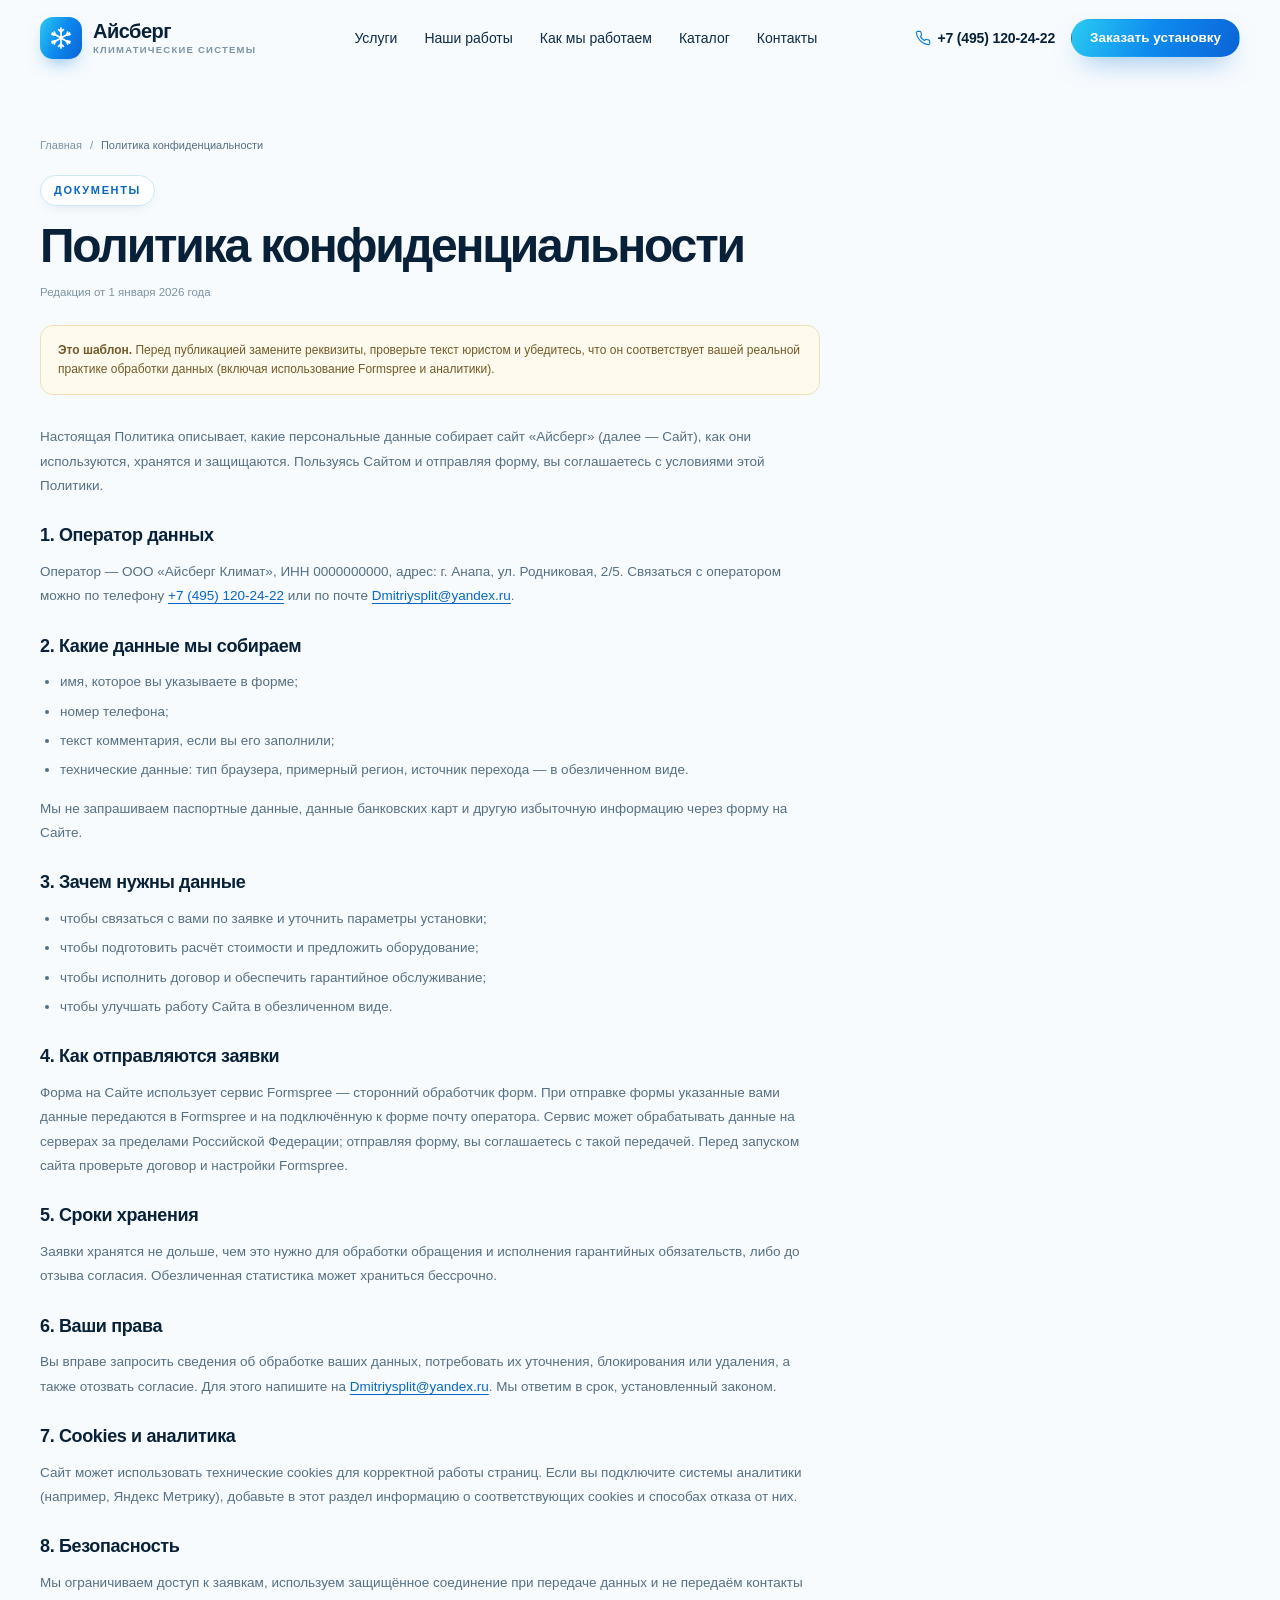
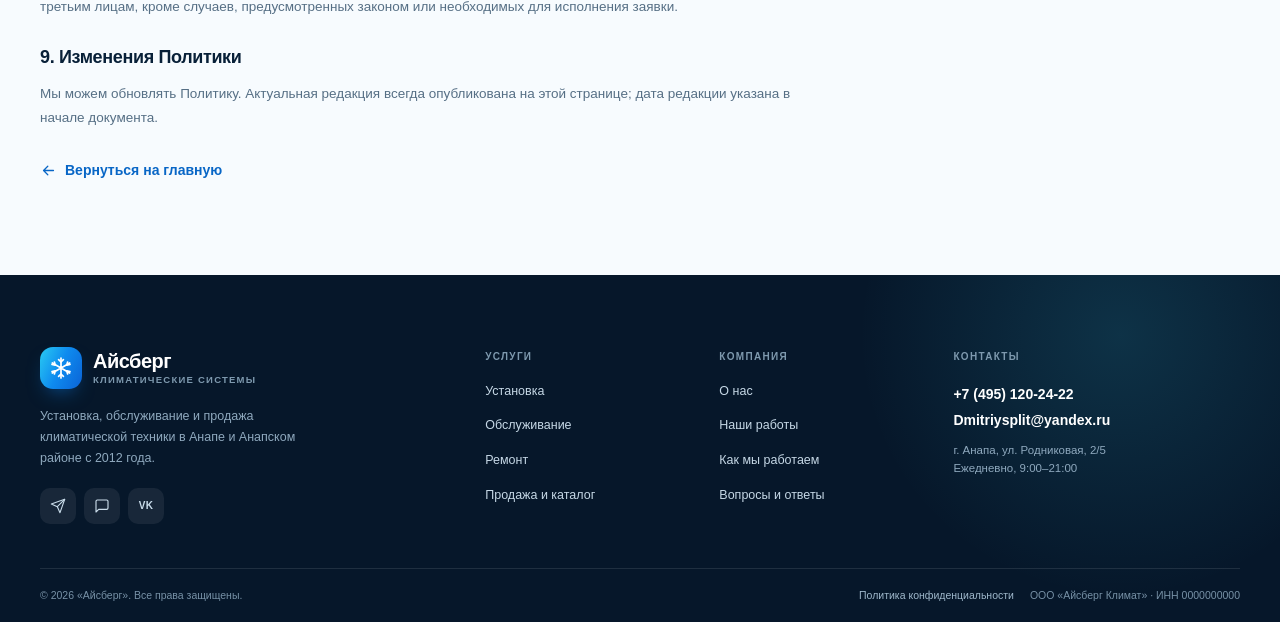
<file: privacy.html>
<!DOCTYPE html>
<html lang="ru">
<head>
  <meta charset="UTF-8">
  <meta name="viewport" content="width=device-width, initial-scale=1.0">
  <title>Политика конфиденциальности — «Айсберг»</title>
  <meta name="description" content="Политика обработки персональных данных сайта «Айсберг».">
  <meta name="theme-color" content="#F7FBFE">
  <link rel="icon" href="images/favicon.svg" type="image/svg+xml">
  <link rel="stylesheet" href="css/style.css">
  <script>document.documentElement.classList.add('js');</script>
</head>
<body>
  <a class="skip-link" href="#main">Перейти к содержимому</a>

  <svg class="svg-sprite" xmlns="http://www.w3.org/2000/svg" aria-hidden="true" focusable="false">
    <symbol id="i-snow" viewBox="0 0 24 24">
      <g fill="none" stroke="currentColor" stroke-width="1.7" stroke-linecap="round" stroke-linejoin="round">
        <path d="M12 2v20M3.34 7l17.32 10M20.66 7 3.34 17"/>
        <path d="M12 6 9.6 3.6M12 6l2.4-2.4M12 18l-2.4 2.4M12 18l2.4 2.4M6.2 9.2 3 8.4M6.2 9.2l-.8-3.2M17.8 14.8l3.2.8M17.8 14.8l.8 3.2M6.2 14.8 3 15.6M6.2 14.8l-.8 3.2M17.8 9.2l3.2-.8M17.8 9.2l.8-3.2"/>
      </g>
    </symbol>
    <symbol id="i-phone" viewBox="0 0 24 24">
      <path d="M22 16.92v3a2 2 0 0 1-2.18 2 19.79 19.79 0 0 1-8.63-3.07 19.5 19.5 0 0 1-6-6A19.79 19.79 0 0 1 2.08 4.18 2 2 0 0 1 4.06 2h3a2 2 0 0 1 2 1.72c.13.96.36 1.9.7 2.81a2 2 0 0 1-.45 2.11L8.09 9.91a16 16 0 0 0 6 6l1.27-1.27a2 2 0 0 1 2.11-.45c.91.34 1.85.57 2.81.7A2 2 0 0 1 22 16.92z" fill="none" stroke="currentColor" stroke-width="1.7" stroke-linecap="round" stroke-linejoin="round"/>
    </symbol>
    <symbol id="i-send" viewBox="0 0 24 24">
      <path d="m22 2-7 20-4-9-9-4 20-7z" fill="none" stroke="currentColor" stroke-width="1.7" stroke-linecap="round" stroke-linejoin="round"/>
      <path d="M22 2 11 13" fill="none" stroke="currentColor" stroke-width="1.7" stroke-linecap="round" stroke-linejoin="round"/>
    </symbol>
    <symbol id="i-chat" viewBox="0 0 24 24">
      <path d="M21 15a2 2 0 0 1-2 2H7l-4 4V5a2 2 0 0 1 2-2h14a2 2 0 0 1 2 2z" fill="none" stroke="currentColor" stroke-width="1.7" stroke-linecap="round" stroke-linejoin="round"/>
    </symbol>
  </svg>

  <header class="site-header" id="site-header">
    <div class="container header__inner">
      <a class="logo" href="index.html" aria-label="Айсберг — на главную">
        <span class="logo__mark" aria-hidden="true"><svg viewBox="0 0 24 24"><use href="#i-snow"/></svg></span>
        <span class="logo__text">
          <span class="logo__name">Айсберг</span>
          <span class="logo__tagline">климатические системы</span>
        </span>
      </a>

      <nav class="nav" id="main-nav" aria-label="Основная навигация">
        <ul class="nav__list">
          <li><a class="nav__link" href="index.html#services">Услуги</a></li>
          <li><a class="nav__link" href="index.html#works">Наши работы</a></li>
          <li><a class="nav__link" href="index.html#process">Как мы работаем</a></li>
          <li><a class="nav__link" href="catalog.html">Каталог</a></li>
          <li><a class="nav__link" href="index.html#contact">Контакты</a></li>
        </ul>
        <div class="nav__mobile-extra">
          <a class="nav__phone" href="tel:+74951202422">+7 (495) 120-24-22</a>
          <a class="btn btn--primary" href="index.html#contact">Заказать установку</a>
          <p class="nav__hint">Ежедневно с 9:00 до 21:00</p>
        </div>
      </nav>

      <div class="header__actions">
        <a class="header__phone" href="tel:+74951202422">
          <svg aria-hidden="true"><use href="#i-phone"/></svg>
          <span>+7 (495) 120-24-22</span>
        </a>
        <a class="btn btn--primary btn--sm header__cta" href="index.html#contact">Заказать установку</a>
        <button class="burger" type="button" aria-label="Открыть меню" aria-expanded="false" aria-controls="main-nav">
          <span></span><span></span><span></span>
        </button>
      </div>
    </div>
  </header>

  <main id="main">
    <section class="legal">
      <div class="container">
        <nav class="breadcrumbs" aria-label="Хлебные крошки">
          <a href="index.html">Главная</a>
          <span aria-hidden="true">/</span>
          <span aria-current="page">Политика конфиденциальности</span>
        </nav>

        <p class="eyebrow">Документы</p>
        <h1>Политика конфиденциальности</h1>
        <p class="legal__updated">Редакция от 1 января 2026 года</p>

        <div class="legal__note">
          <strong>Это шаблон.</strong> Перед публикацией замените реквизиты, проверьте текст юристом и убедитесь, что он соответствует вашей реальной практике обработки данных (включая использование Formspree и аналитики).
        </div>

        <div class="legal__content">
          <p>Настоящая Политика описывает, какие персональные данные собирает сайт «Айсберг» (далее — Сайт), как они используются, хранятся и защищаются. Пользуясь Сайтом и отправляя форму, вы соглашаетесь с условиями этой Политики.</p>

          <h2>1. Оператор данных</h2>
          <p>Оператор — ООО «Айсберг Климат», ИНН 0000000000, адрес: г. Анапа, ул. Родниковая, 2/5. Связаться с оператором можно по телефону <a href="tel:+74951202422">+7 (495) 120-24-22</a> или по почте <a href="mailto:Dmitriysplit@yandex.ru">Dmitriysplit@yandex.ru</a>.</p>

          <h2>2. Какие данные мы собираем</h2>
          <ul>
            <li>имя, которое вы указываете в форме;</li>
            <li>номер телефона;</li>
            <li>текст комментария, если вы его заполнили;</li>
            <li>технические данные: тип браузера, примерный регион, источник перехода — в обезличенном виде.</li>
          </ul>
          <p>Мы не запрашиваем паспортные данные, данные банковских карт и другую избыточную информацию через форму на Сайте.</p>

          <h2>3. Зачем нужны данные</h2>
          <ul>
            <li>чтобы связаться с вами по заявке и уточнить параметры установки;</li>
            <li>чтобы подготовить расчёт стоимости и предложить оборудование;</li>
            <li>чтобы исполнить договор и обеспечить гарантийное обслуживание;</li>
            <li>чтобы улучшать работу Сайта в обезличенном виде.</li>
          </ul>

          <h2>4. Как отправляются заявки</h2>
          <p>Форма на Сайте использует сервис Formspree — сторонний обработчик форм. При отправке формы указанные вами данные передаются в Formspree и на подключённую к форме почту оператора. Сервис может обрабатывать данные на серверах за пределами Российской Федерации; отправляя форму, вы соглашаетесь с такой передачей. Перед запуском сайта проверьте договор и настройки Formspree.</p>

          <h2>5. Сроки хранения</h2>
          <p>Заявки хранятся не дольше, чем это нужно для обработки обращения и исполнения гарантийных обязательств, либо до отзыва согласия. Обезличенная статистика может храниться бессрочно.</p>

          <h2>6. Ваши права</h2>
          <p>Вы вправе запросить сведения об обработке ваших данных, потребовать их уточнения, блокирования или удаления, а также отозвать согласие. Для этого напишите на <a href="mailto:Dmitriysplit@yandex.ru">Dmitriysplit@yandex.ru</a>. Мы ответим в срок, установленный законом.</p>

          <h2>7. Cookies и аналитика</h2>
          <p>Сайт может использовать технические cookies для корректной работы страниц. Если вы подключите системы аналитики (например, Яндекс Метрику), добавьте в этот раздел информацию о соответствующих cookies и способах отказа от них.</p>

          <h2>8. Безопасность</h2>
          <p>Мы ограничиваем доступ к заявкам, используем защищённое соединение при передаче данных и не передаём контакты третьим лицам, кроме случаев, предусмотренных законом или необходимых для исполнения заявки.</p>

          <h2>9. Изменения Политики</h2>
          <p>Мы можем обновлять Политику. Актуальная редакция всегда опубликована на этой странице; дата редакции указана в начале документа.</p>
        </div>

        <a class="text-link legal__back" href="index.html">
          <svg aria-hidden="true" viewBox="0 0 24 24"><path d="M19 12H5M11 18l-6-6 6-6" fill="none" stroke="currentColor" stroke-width="1.8" stroke-linecap="round" stroke-linejoin="round"/></svg>
          Вернуться на главную
        </a>
      </div>
    </section>
  </main>

  <footer class="footer">
    <div class="container">
      <div class="footer__top">
        <div class="footer__brand">
          <a class="logo" href="index.html" aria-label="Айсберг — на главную">
            <span class="logo__mark" aria-hidden="true"><svg viewBox="0 0 24 24"><use href="#i-snow"/></svg></span>
            <span class="logo__text">
              <span class="logo__name">Айсберг</span>
              <span class="logo__tagline">климатические системы</span>
            </span>
          </a>
          <p>Установка, обслуживание и продажа климатической техники в Анапе и Анапском районе с 2012 года.</p>
          <div class="socials">
            <a href="https://t.me/iceberg_climate" target="_blank" rel="noopener" aria-label="Telegram">
              <svg aria-hidden="true"><use href="#i-send"/></svg>
            </a>
            <a href="https://wa.me/74951202422" target="_blank" rel="noopener" aria-label="WhatsApp">
              <svg aria-hidden="true"><use href="#i-chat"/></svg>
            </a>
            <a class="socials__vk" href="https://vk.com/iceberg_climate" target="_blank" rel="noopener" aria-label="ВКонтакте">VK</a>
          </div>
        </div>

        <nav class="footer__col" aria-label="Услуги">
          <h3>Услуги</h3>
          <ul>
            <li><a href="index.html#services">Установка</a></li>
            <li><a href="index.html#services">Обслуживание</a></li>
            <li><a href="index.html#services">Ремонт</a></li>
            <li><a href="catalog.html">Продажа и каталог</a></li>
          </ul>
        </nav>

        <nav class="footer__col" aria-label="Компания">
          <h3>Компания</h3>
          <ul>
            <li><a href="index.html#about">О нас</a></li>
            <li><a href="index.html#works">Наши работы</a></li>
            <li><a href="index.html#process">Как мы работаем</a></li>
            <li><a href="index.html#faq">Вопросы и ответы</a></li>
          </ul>
        </nav>

        <div class="footer__contacts">
          <h3>Контакты</h3>
          <a href="tel:+74951202422">+7 (495) 120-24-22</a>
          <a href="mailto:Dmitriysplit@yandex.ru">Dmitriysplit@yandex.ru</a>
          <p>г. Анапа, ул. Родниковая, 2/5<br>Ежедневно, 9:00–21:00</p>
        </div>
      </div>

      <div class="footer__bottom">
        <p>© <span data-current-year>2026</span> «Айсберг». Все права защищены.</p>
        <div>
          <a href="privacy.html">Политика конфиденциальности</a>
          <span>ООО «Айсберг Климат» · ИНН 0000000000</span>
        </div>
      </div>
    </div>
  </footer>

  <script src="js/script.js"></script>
</body>
</html>
</file>
<file: css/style.css>
/* ============================================================
   «АЙСБЕРГ» — климатические системы
   Единая таблица стилей: главная, каталог, служебные страницы.

   Содержание:
   01. Токены и сброс
   02. Базовые элементы и утилиты
   03. Кнопки
   04. Шапка и меню
   05. Главный экран
   06. Бренды
   07. Секции и заголовки
   08. Услуги
   09. CTA-баннер
   10. Слайдер работ
   11. О компании
   12. Этапы
   13. FAQ
   14. Контакты и форма
   15. Тост
   16. Подвал
   17. Каталог
   18. Правовая страница
   19. Анимации появления
   20. Адаптивность
   21. Уменьшенная анимация
   ============================================================ */

/* ============================================================
   01. ТОКЕНЫ И СБРОС
   ============================================================ */
:root {
  --navy-950: #06172a;
  --navy-900: #082038;
  --navy-800: #0e2b47;
  --ink: #0b2239;
  --muted: #566f85;
  --muted-2: #7c93a6;

  --blue-700: #0866c6;
  --blue-600: #0b7be0;
  --blue-500: #1193f0;
  --cyan-400: #3dd6f5;
  --cyan-300: #8ae9fb;

  --ice-50: #f7fbfe;
  --ice-100: #eef8fe;
  --ice-200: #e2f2fc;
  --ice-300: #cde7f6;
  --line: #deedf7;

  --white: #ffffff;
  --success: #0e9f78;
  --danger: #d9483b;

  --grad: linear-gradient(115deg, #2acbf2 0%, #0e8bef 48%, #0b63d6 100%);
  --grad-deep: linear-gradient(135deg, #06182b 0%, #0a3052 52%, #0d4f7e 100%);

  --shadow-sm: 0 4px 16px -6px rgba(10, 55, 95, 0.1);
  --shadow-md: 0 18px 45px -28px rgba(10, 55, 95, 0.38);
  --shadow-lg: 0 36px 80px -40px rgba(8, 50, 90, 0.5);

  --radius-sm: 14px;
  --radius: 22px;
  --radius-lg: 30px;

  --container: 1200px;
  --header-h: 76px;
  --ease: cubic-bezier(0.22, 0.61, 0.36, 1);

  --font-body: "Segoe UI Variable Text", "Segoe UI", "Inter", "Helvetica Neue", Arial, sans-serif;
  --font-display: "Segoe UI Variable Display", "Segoe UI", "Inter", "Helvetica Neue", Arial, sans-serif;
}

*,
*::before,
*::after {
  box-sizing: border-box;
}

html {
  scroll-behavior: smooth;
  scroll-padding-top: calc(var(--header-h) + 24px);
  -webkit-text-size-adjust: 100%;
}

body {
  margin: 0;
  min-width: 320px;
  background: var(--ice-50);
  color: var(--ink);
  font-family: var(--font-body);
  font-size: 16px;
  line-height: 1.6;
  -webkit-font-smoothing: antialiased;
  -moz-osx-font-smoothing: grayscale;
  text-rendering: optimizeLegibility;
  overflow-x: hidden;
}

body.nav-open {
  overflow: hidden;
}

::selection {
  background: #bfeafb;
  color: var(--navy-900);
}

[hidden] {
  display: none !important;
}

/* ============================================================
   02. БАЗОВЫЕ ЭЛЕМЕНТЫ И УТИЛИТЫ
   ============================================================ */
h1,
h2,
h3,
h4 {
  margin: 0;
  font-family: var(--font-display);
  font-weight: 700;
  line-height: 1.1;
  letter-spacing: -0.035em;
  color: var(--navy-900);
  text-wrap: balance;
}

p {
  margin: 0;
}

a {
  color: inherit;
  text-decoration: none;
}

img,
svg {
  display: block;
}

img {
  max-width: 100%;
  height: auto;
}

button,
input,
select,
textarea {
  font: inherit;
  color: inherit;
}

button {
  padding: 0;
  border: 0;
  background: none;
  cursor: pointer;
}

ul,
ol {
  margin: 0;
  padding: 0;
  list-style: none;
}

:focus-visible {
  outline: 3px solid rgba(17, 147, 240, 0.45);
  outline-offset: 3px;
}

.svg-sprite {
  position: absolute;
  width: 0;
  height: 0;
  overflow: hidden;
}

.container {
  width: min(100% - 48px, var(--container));
  margin-inline: auto;
}

.visually-hidden {
  position: absolute !important;
  width: 1px !important;
  height: 1px !important;
  padding: 0 !important;
  margin: -1px !important;
  overflow: hidden !important;
  clip: rect(0 0 0 0) !important;
  white-space: nowrap !important;
  border: 0 !important;
}

.skip-link {
  position: fixed;
  top: 12px;
  left: 12px;
  z-index: 999;
  padding: 12px 18px;
  border-radius: 12px;
  background: var(--navy-900);
  color: #fff;
  font-size: 14px;
  transform: translateY(-160%);
  transition: transform 0.25s var(--ease);
}

.skip-link:focus {
  transform: none;
}

.eyebrow {
  display: inline-flex;
  align-items: center;
  gap: 8px;
  padding: 8px 13px;
  border: 1px solid var(--ice-300);
  border-radius: 999px;
  background: rgba(255, 255, 255, 0.78);
  box-shadow: 0 4px 14px -8px rgba(9, 60, 100, 0.25);
  color: var(--blue-700);
  font-size: 11px;
  font-weight: 700;
  letter-spacing: 0.15em;
  line-height: 1.2;
  text-transform: uppercase;
}

.eyebrow__dot {
  width: 6px;
  height: 6px;
  border-radius: 50%;
  background: var(--cyan-400);
  box-shadow: 0 0 0 4px rgba(61, 214, 245, 0.18);
}

.text-gradient {
  background: linear-gradient(100deg, #0866c6 0%, #1193f0 55%, #37ccef 100%);
  -webkit-background-clip: text;
  background-clip: text;
  color: transparent;
}

.text-link {
  display: inline-flex;
  align-items: center;
  gap: 8px;
  margin-top: 26px;
  color: var(--blue-700);
  font-size: 14px;
  font-weight: 600;
  line-height: 1.2;
}

.text-link svg {
  width: 17px;
  height: 17px;
  transition: transform 0.25s var(--ease);
}

.text-link:hover svg {
  transform: translateX(3px);
}

/* ============================================================
   03. КНОПКИ
   ============================================================ */
.btn {
  display: inline-flex;
  align-items: center;
  justify-content: center;
  gap: 9px;
  padding: 13px 24px;
  border: 1px solid transparent;
  border-radius: 999px;
  font-family: var(--font-body);
  font-size: 14.5px;
  font-weight: 600;
  line-height: 1;
  white-space: nowrap;
  user-select: none;
  transition: transform 0.25s var(--ease), box-shadow 0.25s var(--ease), background 0.25s ease,
    border-color 0.25s ease, color 0.25s ease, opacity 0.2s ease;
}

.btn svg {
  width: 17px;
  height: 17px;
  flex: none;
  transition: transform 0.25s var(--ease);
}

.btn--primary {
  background: var(--grad);
  color: #fff;
  box-shadow: 0 12px 28px -12px rgba(9, 107, 214, 0.65);
}

.btn--primary:hover {
  transform: translateY(-2px);
  box-shadow: 0 18px 34px -12px rgba(9, 107, 214, 0.72);
}

.btn--primary:hover svg {
  transform: translateX(3px);
}

.btn--ghost {
  border-color: var(--ice-300);
  background: rgba(255, 255, 255, 0.72);
  color: var(--navy-900);
  box-shadow: var(--shadow-sm);
}

.btn--ghost:hover {
  border-color: #b7dcf1;
  background: #fff;
  transform: translateY(-1px);
}

.btn--white {
  background: #fff;
  color: var(--navy-900);
  box-shadow: 0 16px 34px -16px rgba(0, 0, 0, 0.38);
}

.btn--white:hover {
  transform: translateY(-2px);
  box-shadow: 0 22px 40px -16px rgba(0, 0, 0, 0.4);
}

.btn--sm {
  padding: 11px 18px;
  font-size: 13.5px;
}

.btn--lg {
  padding: 16px 28px;
  font-size: 15.5px;
}

.btn--block {
  width: 100%;
}

.btn:active {
  transform: translateY(0) scale(0.99);
}

.btn[disabled] {
  opacity: 0.68;
  pointer-events: none;
}

.btn__spinner {
  display: none;
  width: 16px;
  height: 16px;
  border: 2px solid rgba(255, 255, 255, 0.42);
  border-top-color: #fff;
  border-radius: 50%;
  animation: spin 0.7s linear infinite;
}

.btn.is-loading .btn__spinner {
  display: block;
}

.btn.is-loading .btn__label {
  opacity: 0.8;
}

@keyframes spin {
  to {
    transform: rotate(360deg);
  }
}

/* ============================================================
   04. ШАПКА И МЕНЮ
   ============================================================ */
.site-header {
  position: sticky;
  top: 0;
  z-index: 100;
  border-bottom: 1px solid transparent;
  background: rgba(247, 251, 254, 0.82);
  -webkit-backdrop-filter: blur(18px) saturate(140%);
  backdrop-filter: blur(18px) saturate(140%);
  transition: background 0.25s ease, border-color 0.25s ease, box-shadow 0.25s ease;
}

.site-header.is-scrolled {
  border-color: var(--line);
  background: rgba(255, 255, 255, 0.92);
  box-shadow: 0 12px 34px -26px rgba(8, 50, 90, 0.5);
}

.header__inner {
  display: flex;
  align-items: center;
  justify-content: space-between;
  gap: 24px;
  height: var(--header-h);
}

.logo {
  display: flex;
  align-items: center;
  gap: 11px;
  flex: none;
}

.logo__mark {
  display: grid;
  place-items: center;
  width: 42px;
  height: 42px;
  border-radius: 13px;
  background: var(--grad);
  color: #fff;
  box-shadow: 0 9px 20px -9px rgba(11, 123, 224, 0.7);
}

.logo__mark svg {
  width: 24px;
  height: 24px;
}

.logo__name {
  display: block;
  color: var(--navy-900);
  font-size: 20px;
  font-weight: 700;
  letter-spacing: -0.025em;
  line-height: 1.1;
}

.logo__tagline {
  display: block;
  margin-top: 2px;
  color: var(--muted-2);
  font-size: 9.5px;
  font-weight: 600;
  letter-spacing: 0.13em;
  line-height: 1.2;
  text-transform: uppercase;
}

.nav {
  display: flex;
  align-items: center;
}

.nav__list {
  display: flex;
  align-items: center;
  gap: 3px;
}

.nav__link {
  display: block;
  padding: 10px 12px;
  border-radius: 999px;
  color: var(--navy-800);
  font-size: 14px;
  font-weight: 500;
  line-height: 1.2;
  transition: background 0.2s ease, color 0.2s ease;
}

.nav__link:hover {
  background: var(--ice-100);
  color: var(--blue-700);
}

.nav__link[aria-current="page"] {
  background: var(--ice-100);
  color: var(--blue-700);
  font-weight: 600;
}

.nav__mobile-extra {
  display: none;
}

.header__actions {
  display: flex;
  align-items: center;
  gap: 16px;
  flex: none;
}

.header__phone {
  display: flex;
  align-items: center;
  gap: 6px;
  color: var(--navy-900);
  font-size: 14px;
  font-weight: 600;
  letter-spacing: -0.01em;
  white-space: nowrap;
}

.header__phone svg {
  width: 16px;
  height: 16px;
  color: var(--blue-600);
}

.header__phone:hover {
  color: var(--blue-700);
}

.burger {
  display: none;
  align-items: center;
  justify-content: center;
  flex-direction: column;
  gap: 4px;
  width: 44px;
  height: 44px;
  border: 1px solid var(--ice-300);
  border-radius: 13px;
  background: #fff;
  box-shadow: var(--shadow-sm);
}

.burger span {
  display: block;
  width: 18px;
  height: 2px;
  border-radius: 2px;
  background: var(--navy-900);
  transition: transform 0.3s var(--ease), opacity 0.2s ease;
}

.burger.is-open span:nth-child(1) {
  transform: translateY(6px) rotate(45deg);
}

.burger.is-open span:nth-child(2) {
  opacity: 0;
}

.burger.is-open span:nth-child(3) {
  transform: translateY(-6px) rotate(-45deg);
}

.nav__phone {
  color: var(--navy-900);
  font-size: 21px;
  font-weight: 700;
  letter-spacing: -0.02em;
}

.nav__hint {
  color: var(--muted-2);
  font-size: 12px;
}

/* ============================================================
   05. ГЛАВНЫЙ ЭКРАН
   ============================================================ */
.hero {
  position: relative;
  padding: clamp(44px, 6.5vw, 84px) 0 34px;
  overflow: hidden;
}

.hero__bg {
  position: absolute;
  inset: 0;
  z-index: -2;
  background:
    radial-gradient(900px 540px at 82% -14%, #d3f1ff 0%, rgba(211, 241, 255, 0) 62%),
    radial-gradient(620px 480px at 0% 28%, #e9f8ff 0%, rgba(233, 248, 255, 0) 66%),
    linear-gradient(180deg, #f7fbfe 0%, #f1faff 58%, #f7fbfe 100%);
}

.hero__bg::after {
  content: "";
  position: absolute;
  inset: 0;
  background-image: radial-gradient(circle at 1px 1px, rgba(14, 139, 239, 0.12) 1px, transparent 0);
  background-size: 32px 32px;
  opacity: 0.8;
  -webkit-mask-image: linear-gradient(180deg, rgba(0, 0, 0, 0.65), transparent 72%);
  mask-image: linear-gradient(180deg, rgba(0, 0, 0, 0.65), transparent 72%);
}

.hero__inner {
  display: grid;
  grid-template-columns: minmax(0, 1.04fr) minmax(0, 0.96fr);
  gap: clamp(32px, 5vw, 64px);
  align-items: center;
}

.hero__content {
  position: relative;
  z-index: 2;
}

.hero__title {
  margin: 22px 0 20px;
  font-size: clamp(2.35rem, 4.8vw, 4.2rem);
  line-height: 1.02;
  letter-spacing: -0.045em;
}

.hero__lead {
  max-width: 530px;
  color: var(--muted);
  font-size: clamp(0.98rem, 1.15vw, 1.08rem);
  line-height: 1.72;
}

.hero__actions {
  display: flex;
  flex-wrap: wrap;
  gap: 12px;
  margin-top: 30px;
}

.hero__trust {
  display: flex;
  flex-wrap: wrap;
  gap: 0;
  margin-top: 38px;
  padding-top: 24px;
  border-top: 1px solid var(--line);
}

.trust-item {
  padding-right: clamp(18px, 2.8vw, 34px);
}

.trust-item + .trust-item {
  padding-left: clamp(18px, 2.8vw, 34px);
  border-left: 1px solid var(--line);
}

.trust-item strong {
  display: block;
  color: var(--navy-900);
  font-family: var(--font-display);
  font-size: clamp(1.3rem, 2vw, 1.65rem);
  font-weight: 700;
  letter-spacing: -0.04em;
  line-height: 1.1;
}

.trust-item span {
  display: block;
  margin-top: 4px;
  color: var(--muted-2);
  font-size: 11.5px;
  line-height: 1.35;
}

/* --- Визуальный блок hero --- */
.hero__visual {
  position: relative;
  display: grid;
  place-items: center;
  width: 100%;
  min-height: 570px;
  padding: 18px 10px;
}

.hero__glow {
  position: absolute;
  top: 2%;
  right: 0;
  width: 78%;
  aspect-ratio: 1;
  border-radius: 50%;
  background: radial-gradient(circle, rgba(61, 214, 245, 0.42), rgba(61, 214, 245, 0) 68%);
  filter: blur(18px);
  pointer-events: none;
}

.hero__visual::before {
  content: "";
  position: absolute;
  width: min(430px, 88%);
  height: 500px;
  border-radius: 46px;
  background: var(--grad-deep);
  box-shadow: 0 50px 90px -44px rgba(6, 45, 80, 0.7);
  transform: rotate(5deg);
}

.hero__visual::after {
  content: "";
  position: absolute;
  right: 3%;
  bottom: 8%;
  width: 150px;
  height: 150px;
  border: 1px solid rgba(138, 233, 251, 0.35);
  border-radius: 50%;
  box-shadow: 0 0 0 26px rgba(138, 233, 251, 0.06), 0 0 0 52px rgba(138, 233, 251, 0.04);
  pointer-events: none;
}

.climate-card {
  position: relative;
  z-index: 2;
  width: min(100%, 408px);
  padding: 23px 24px 20px;
  border: 1px solid rgba(255, 255, 255, 0.92);
  border-radius: 32px;
  background: rgba(255, 255, 255, 0.93);
  box-shadow: 0 40px 80px -38px rgba(4, 40, 72, 0.6), inset 0 1px 0 #fff;
  -webkit-backdrop-filter: blur(18px);
  backdrop-filter: blur(18px);
}

.climate-card__head {
  display: flex;
  align-items: center;
  justify-content: space-between;
  gap: 12px;
  color: var(--muted);
  font-size: 11.5px;
  font-weight: 600;
}

.climate-card__live {
  display: inline-flex;
  align-items: center;
  gap: 7px;
  white-space: nowrap;
}

.live-dot {
  width: 7px;
  height: 7px;
  border-radius: 50%;
  background: #14b886;
  box-shadow: 0 0 0 4px rgba(20, 184, 134, 0.14);
  animation: live-pulse 2.6s ease-in-out infinite;
}

@keyframes live-pulse {
  50% {
    box-shadow: 0 0 0 7px rgba(20, 184, 134, 0.06);
  }
}

.pill {
  display: inline-flex;
  align-items: center;
  border-radius: 999px;
  font-size: 10px;
  font-weight: 700;
  letter-spacing: 0.06em;
  line-height: 1;
  text-transform: uppercase;
}

.pill--ice {
  padding: 6px 9px;
  border: 1px solid var(--ice-300);
  background: var(--ice-100);
  color: var(--blue-700);
}

.gauge {
  position: relative;
  width: min(232px, 84%);
  margin: 10px auto 4px;
  aspect-ratio: 1;
}

.gauge__ring {
  width: 100%;
  height: 100%;
  transform: rotate(-90deg);
}

.gauge__track {
  fill: none;
  stroke: #e9f4fc;
  stroke-width: 16;
}

.gauge__value {
  fill: none;
  stroke: url(#gaugeGradient);
  stroke-width: 16;
  stroke-linecap: round;
  stroke-dasharray: 516 654;
  stroke-dashoffset: 516;
  animation: gauge-fill 1.6s 0.35s var(--ease) forwards;
}

@keyframes gauge-fill {
  to {
    stroke-dashoffset: 0;
  }
}

.gauge__inner {
  position: absolute;
  inset: 0;
  display: flex;
  flex-direction: column;
  align-items: center;
  justify-content: center;
  gap: 3px;
  pointer-events: none;
}

.gauge__temp {
  color: var(--navy-900);
  font-family: var(--font-display);
  font-size: clamp(3.1rem, 5.8vw, 4.1rem);
  font-weight: 600;
  letter-spacing: -0.075em;
  line-height: 0.95;
}

.gauge__temp span {
  margin-left: 3px;
  color: var(--muted);
  font-size: 0.3em;
  font-weight: 600;
  letter-spacing: 0;
  vertical-align: super;
}

.gauge__label {
  color: var(--muted-2);
  font-size: 10.5px;
  letter-spacing: 0.02em;
}

.climate-modes {
  display: flex;
  justify-content: center;
  gap: 5px;
  margin-top: 3px;
}

.climate-mode {
  display: inline-flex;
  align-items: center;
  gap: 5px;
  padding: 7px 9px;
  border: 1px solid transparent;
  border-radius: 9px;
  background: var(--ice-50);
  color: var(--muted);
  font-size: 10px;
  font-weight: 500;
  white-space: nowrap;
}

.climate-mode svg {
  width: 12px;
  height: 12px;
}

.climate-mode.is-active {
  border-color: var(--ice-300);
  background: var(--ice-100);
  color: var(--blue-700);
  font-weight: 600;
}

.climate-card__stats {
  display: grid;
  grid-template-columns: repeat(3, 1fr);
  gap: 8px;
  margin-top: 16px;
  padding-top: 14px;
  border-top: 1px solid var(--line);
  text-align: center;
}

.climate-card__stats span {
  display: block;
  color: var(--muted-2);
  font-size: 9.5px;
  text-transform: uppercase;
  letter-spacing: 0.08em;
}

.climate-card__stats strong {
  display: block;
  margin-top: 2px;
  color: var(--navy-900);
  font-size: 12.5px;
  font-weight: 600;
}

.float-card {
  position: absolute;
  z-index: 3;
  display: flex;
  align-items: center;
  gap: 10px;
  padding: 11px 14px;
  border: 1px solid var(--line);
  border-radius: 16px;
  background: rgba(255, 255, 255, 0.96);
  box-shadow: 0 20px 44px -24px rgba(7, 45, 80, 0.5);
}

.float-card--warranty {
  top: 22px;
  left: -6px;
  animation: float-y 7s ease-in-out infinite;
}

.float-card--speed {
  right: -4px;
  bottom: 42px;
  animation: float-y 8s ease-in-out infinite reverse;
}

@keyframes float-y {
  50% {
    transform: translateY(-8px);
  }
}

.float-card__icon {
  display: grid;
  place-items: center;
  width: 36px;
  height: 36px;
  border-radius: 11px;
  background: var(--ice-100);
  color: var(--blue-600);
  flex: none;
}

.float-card__icon svg {
  width: 19px;
  height: 19px;
}

.float-card strong {
  display: block;
  color: var(--navy-900);
  font-size: 12px;
  font-weight: 700;
  line-height: 1.2;
}

.float-card span {
  display: block;
  margin-top: 2px;
  color: var(--muted-2);
  font-size: 10.5px;
  line-height: 1.2;
}

.rating-chip {
  position: absolute;
  top: 2px;
  right: -8px;
  z-index: 3;
  display: flex;
  align-items: center;
  gap: 5px;
  padding: 9px 13px;
  border-radius: 999px;
  background: var(--navy-900);
  color: #fff;
  font-size: 11px;
  box-shadow: 0 16px 30px -18px rgba(4, 30, 55, 0.9);
}

.rating-chip__stars {
  color: #ffc94d;
  font-size: 9px;
  letter-spacing: 1px;
}

.rating-chip strong {
  font-size: 12px;
}

.rating-chip span:last-child {
  color: #a9c2d4;
  font-size: 10px;
}

/* ============================================================
   06. БРЕНДЫ
   ============================================================ */
.brands {
  display: flex;
  align-items: center;
  justify-content: space-between;
  gap: 24px;
  flex-wrap: wrap;
  margin-top: clamp(34px, 5vw, 58px);
  padding-top: 22px;
  border-top: 1px solid var(--line);
}

.brands__label {
  max-width: 180px;
  color: var(--muted-2);
  font-size: 10px;
  font-weight: 600;
  letter-spacing: 0.13em;
  line-height: 1.45;
  text-transform: uppercase;
}

.brands__list {
  display: flex;
  align-items: center;
  flex-wrap: wrap;
  gap: clamp(18px, 3.6vw, 42px);
}

.brands__list span {
  color: #8199ad;
  font-size: clamp(13px, 1.4vw, 16px);
  font-weight: 600;
  letter-spacing: 0.03em;
  line-height: 1.05;
}

/* ============================================================
   07. СЕКЦИИ И ЗАГОЛОВКИ
   ============================================================ */
.section {
  padding: clamp(56px, 7.5vw, 104px) 0;
}

.section--tint {
  border-block: 1px solid rgba(220, 238, 250, 0.7);
  background: linear-gradient(180deg, #f1f9ff 0%, #f7fcff 100%);
}

.section-head {
  display: flex;
  align-items: flex-end;
  justify-content: space-between;
  gap: 40px;
  margin-bottom: clamp(28px, 4vw, 46px);
}

.section-head h2 {
  max-width: 640px;
  margin-top: 14px;
  font-size: clamp(1.9rem, 3.2vw, 2.75rem);
  letter-spacing: -0.04em;
}

.section-head__text {
  max-width: 370px;
  padding-bottom: 4px;
  color: var(--muted);
  font-size: 14px;
  line-height: 1.7;
}

.section-head--row {
  align-items: flex-end;
}

/* ============================================================
   08. УСЛУГИ
   ============================================================ */
.services-grid {
  display: grid;
  grid-template-columns: repeat(4, minmax(0, 1fr));
  gap: 15px;
}

.service-card {
  position: relative;
  display: flex;
  flex-direction: column;
  padding: 23px;
  border: 1px solid var(--line);
  border-radius: var(--radius);
  background: #fff;
  box-shadow: var(--shadow-sm);
  overflow: hidden;
  transition: transform 0.3s var(--ease), box-shadow 0.3s ease, border-color 0.3s ease;
}

.service-card::before {
  content: "";
  position: absolute;
  top: -70px;
  right: -60px;
  width: 190px;
  height: 190px;
  border-radius: 50%;
  background: radial-gradient(circle, rgba(61, 214, 245, 0.16), rgba(61, 214, 245, 0) 68%);
  opacity: 0;
  transition: opacity 0.3s ease;
  pointer-events: none;
}

.service-card:hover {
  transform: translateY(-5px);
  border-color: #cbe7f8;
  box-shadow: var(--shadow-md);
}

.service-card:hover::before {
  opacity: 1;
}

.service-card__top {
  display: flex;
  align-items: flex-start;
  justify-content: space-between;
  margin-bottom: 22px;
}

.service-card__num {
  color: var(--muted-2);
  font-size: 10.5px;
  font-weight: 700;
  letter-spacing: 0.12em;
}

.icon-box {
  display: grid;
  place-items: center;
  width: 47px;
  height: 47px;
  border-radius: 14px;
  background: var(--ice-100);
  color: var(--blue-600);
}

.icon-box svg {
  width: 22px;
  height: 22px;
}

.service-card h3 {
  margin-bottom: 9px;
  font-size: 17px;
  letter-spacing: -0.025em;
}

.service-card p {
  color: var(--muted);
  font-size: 13px;
  line-height: 1.65;
}

.service-card__meta {
  display: flex;
  align-items: center;
  justify-content: space-between;
  gap: 10px;
  margin-top: auto;
  padding-top: 18px;
  color: var(--muted-2);
  font-size: 11.5px;
}

.service-card__meta strong {
  color: var(--navy-900);
  font-weight: 700;
}

.service-card__link {
  color: var(--blue-700);
  font-weight: 600;
}

.service-card__link:hover {
  color: var(--blue-600);
}

/* ============================================================
   09. CTA-БАННЕР
   ============================================================ */
.cta-section {
  padding: clamp(24px, 4vw, 40px) 0 clamp(56px, 7.5vw, 100px);
}

.cta-banner {
  position: relative;
  display: grid;
  grid-template-columns: minmax(0, 1.25fr) minmax(0, 0.75fr);
  gap: 24px;
  padding: clamp(30px, 5vw, 62px);
  border-radius: var(--radius-lg);
  background: var(--grad-deep);
  box-shadow: 0 44px 90px -52px rgba(4, 28, 52, 0.85);
  color: #fff;
  overflow: hidden;
}

.cta-banner::before {
  content: "";
  position: absolute;
  top: -200px;
  right: -100px;
  width: 560px;
  height: 560px;
  border-radius: 50%;
  background: radial-gradient(circle, rgba(61, 214, 245, 0.32), rgba(61, 214, 245, 0) 66%);
  pointer-events: none;
}

.cta-banner::after {
  content: "";
  position: absolute;
  inset: 0;
  background-image: radial-gradient(circle at 1px 1px, rgba(255, 255, 255, 0.14) 1px, transparent 0);
  background-size: 26px 26px;
  opacity: 0.5;
  -webkit-mask-image: linear-gradient(90deg, transparent 30%, #000);
  mask-image: linear-gradient(90deg, transparent 30%, #000);
  pointer-events: none;
}

.cta-banner__content {
  position: relative;
  z-index: 2;
  max-width: 620px;
}

.cta-banner__eyebrow {
  margin-bottom: 13px;
  color: #8ee6fb;
  font-size: 10.5px;
  font-weight: 700;
  letter-spacing: 0.16em;
  text-transform: uppercase;
}

.cta-banner h2 {
  color: #fff;
  font-size: clamp(1.8rem, 3.3vw, 2.65rem);
  letter-spacing: -0.04em;
}

.cta-banner__content > p:not(.cta-banner__eyebrow) {
  max-width: 520px;
  margin-top: 14px;
  color: #bcd6e8;
  font-size: 14.5px;
  line-height: 1.7;
}

.cta-banner__actions {
  display: flex;
  align-items: center;
  flex-wrap: wrap;
  gap: 18px;
  margin-top: 28px;
}

.cta-banner__phone {
  padding-bottom: 2px;
  border-bottom: 1px dashed rgba(255, 255, 255, 0.32);
  color: #cfe7f4;
  font-size: 12.5px;
}

.cta-banner__phone:hover {
  color: #fff;
}

.cta-banner__visual {
  position: relative;
  z-index: 1;
  display: grid;
  place-items: center;
  min-height: 260px;
}

.cta-orbit {
  position: relative;
  display: grid;
  place-items: center;
  width: 270px;
  height: 270px;
}

.cta-orbit__ring {
  position: absolute;
  border: 1px dashed rgba(255, 255, 255, 0.22);
  border-radius: 50%;
}

.cta-orbit__ring--1 {
  inset: 0;
  animation: orbit-spin 38s linear infinite;
}

.cta-orbit__ring--2 {
  inset: 34px;
  border-color: rgba(138, 233, 251, 0.3);
  animation: orbit-spin 26s linear infinite reverse;
}

.cta-orbit__ring--3 {
  inset: 68px;
  border-style: solid;
  border-color: rgba(255, 255, 255, 0.12);
}

@keyframes orbit-spin {
  to {
    transform: rotate(360deg);
  }
}

.cta-orbit__icon {
  width: 108px;
  height: 108px;
  color: var(--cyan-300);
  filter: drop-shadow(0 0 26px rgba(61, 214, 245, 0.45));
  animation: snow-breathe 6s ease-in-out infinite;
}

@keyframes snow-breathe {
  50% {
    transform: scale(1.06) rotate(8deg);
  }
}

.cta-orbit__dot {
  position: absolute;
  width: 7px;
  height: 7px;
  border-radius: 50%;
  background: #8ee6fb;
  box-shadow: 0 0 12px rgba(142, 230, 251, 0.9);
}

.cta-orbit__dot--1 {
  top: 12%;
  right: 18%;
}

.cta-orbit__dot--2 {
  bottom: 16%;
  left: 8%;
  width: 4px;
  height: 4px;
}

/* ============================================================
   10. СЛАЙДЕР РАБОТ
   ============================================================ */
.slider-nav {
  display: flex;
  align-items: center;
  gap: 9px;
  flex: none;
}

.slider-btn {
  display: grid;
  place-items: center;
  width: 45px;
  height: 45px;
  border: 1px solid var(--line);
  border-radius: 50%;
  background: #fff;
  color: var(--navy-900);
  box-shadow: var(--shadow-sm);
  transition: background 0.2s ease, color 0.2s ease, border-color 0.2s ease, transform 0.2s ease;
}

.slider-btn:hover {
  border-color: var(--navy-900);
  background: var(--navy-900);
  color: #fff;
  transform: translateY(-1px);
}

.slider-btn svg {
  width: 18px;
  height: 18px;
}

.slider-count {
  margin: 0 5px;
  color: var(--muted-2);
  font-size: 11.5px;
  letter-spacing: 0.08em;
  font-variant-numeric: tabular-nums;
  white-space: nowrap;
}

.slider-count [data-slider-current] {
  color: var(--navy-900);
  font-weight: 700;
}

.works-slider {
  position: relative;
}

.works-slider__viewport {
  overflow: hidden;
  border-radius: 28px;
  box-shadow: 0 34px 70px -42px rgba(8, 50, 90, 0.55);
  cursor: grab;
  touch-action: pan-y;
}

.works-slider__viewport:active {
  cursor: grabbing;
}

.works-slider__viewport:focus-visible {
  outline-offset: 4px;
}

.works-slider__track {
  display: flex;
  transition: transform 0.65s var(--ease);
  will-change: transform;
}

.work-slide {
  position: relative;
  flex: 0 0 100%;
  min-width: 0;
  margin: 0;
  aspect-ratio: 16 / 10;
  background: var(--ice-200);
  overflow: hidden;
}

.work-slide img {
  width: 100%;
  height: 100%;
  object-fit: cover;
  user-select: none;
}

.work-slide::after {
  content: "";
  position: absolute;
  inset: 0;
  background: linear-gradient(180deg, rgba(4, 22, 38, 0) 50%, rgba(4, 22, 38, 0.66) 100%);
  pointer-events: none;
}

.work-slide__caption {
  position: absolute;
  left: clamp(20px, 4vw, 42px);
  bottom: clamp(20px, 4vw, 36px);
  z-index: 2;
  max-width: 580px;
  color: #fff;
}

.work-slide__tag {
  display: inline-flex;
  align-items: center;
  padding: 6px 12px;
  border: 1px solid rgba(255, 255, 255, 0.28);
  border-radius: 999px;
  background: rgba(255, 255, 255, 0.14);
  -webkit-backdrop-filter: blur(10px);
  backdrop-filter: blur(10px);
  color: #fff;
  font-size: 10px;
  font-weight: 600;
  letter-spacing: 0.06em;
  text-transform: uppercase;
}

.work-slide h3 {
  margin: 11px 0 6px;
  color: #fff;
  font-size: clamp(1.3rem, 2.3vw, 1.95rem);
  letter-spacing: -0.03em;
}

.work-slide p {
  color: rgba(255, 255, 255, 0.76);
  font-size: 13px;
  line-height: 1.55;
}

.slider-dots {
  display: flex;
  justify-content: center;
  align-items: center;
  gap: 6px;
  margin-top: 20px;
}

.slider-dot {
  width: 7px;
  height: 7px;
  padding: 0;
  border-radius: 999px;
  background: #c9dfee;
  transition: width 0.3s var(--ease), background 0.3s ease;
}

.slider-dot:hover {
  background: #9fc6e1;
}

.slider-dot.is-active {
  width: 26px;
  background: var(--blue-600);
}

.slider-hint {
  margin-top: 12px;
  color: var(--muted-2);
  font-size: 10.5px;
  text-align: center;
}

/* ============================================================
   11. О КОМПАНИИ
   ============================================================ */
.about {
  display: grid;
  grid-template-columns: minmax(0, 0.92fr) minmax(0, 1.08fr);
  gap: clamp(34px, 6vw, 76px);
  align-items: start;
}

.about__intro h2 {
  max-width: 460px;
  margin: 14px 0 18px;
  font-size: clamp(1.9rem, 3.2vw, 2.75rem);
  letter-spacing: -0.04em;
}

.about__intro > p {
  max-width: 460px;
  color: var(--muted);
  font-size: 14.5px;
  line-height: 1.75;
}

.check-list {
  display: grid;
  gap: 11px;
  margin-top: 24px;
}

.check-list li {
  display: flex;
  align-items: flex-start;
  gap: 10px;
  color: var(--navy-800);
  font-size: 13.5px;
  line-height: 1.5;
}

.check-list svg {
  width: 18px;
  height: 18px;
  margin-top: 2px;
  color: var(--success);
  flex: none;
}

.about__grid {
  display: grid;
  grid-template-columns: repeat(2, minmax(0, 1fr));
  gap: 14px;
}

.feature-card {
  padding: 23px;
  border: 1px solid var(--line);
  border-radius: 20px;
  background: #fff;
  box-shadow: var(--shadow-sm);
  transition: transform 0.3s var(--ease), box-shadow 0.3s ease;
}

.feature-card:hover {
  transform: translateY(-3px);
  box-shadow: var(--shadow-md);
}

.feature-card__icon {
  display: grid;
  place-items: center;
  width: 42px;
  height: 42px;
  border-radius: 12px;
  background: var(--ice-100);
  color: var(--blue-600);
}

.feature-card__icon svg {
  width: 20px;
  height: 20px;
}

.feature-card h3 {
  margin: 16px 0 7px;
  font-size: 15.5px;
  letter-spacing: -0.02em;
}

.feature-card p {
  color: var(--muted);
  font-size: 12.5px;
  line-height: 1.6;
}

.feature-card--accent {
  border-color: transparent;
  background: var(--grad-deep);
  color: #fff;
  box-shadow: 0 24px 50px -30px rgba(6, 40, 70, 0.7);
}

.feature-card--accent .feature-card__icon {
  background: rgba(255, 255, 255, 0.12);
  color: var(--cyan-300);
}

.feature-card--accent h3,
.feature-card--accent .feature-card__stat {
  color: #fff;
}

.feature-card--accent p {
  color: #b9d3e5;
}

.feature-card__stat {
  display: block;
  margin-top: 14px;
  font-family: var(--font-display);
  font-size: clamp(1.9rem, 3vw, 2.4rem);
  font-weight: 700;
  letter-spacing: -0.05em;
  line-height: 1;
}

.feature-card--accent h3 {
  margin-top: 4px;
  font-size: 13px;
  font-weight: 600;
}

/* ============================================================
   12. ЭТАПЫ
   ============================================================ */
.steps {
  position: relative;
  display: grid;
  grid-template-columns: repeat(4, minmax(0, 1fr));
  gap: 22px;
}

.steps::before {
  content: "";
  position: absolute;
  top: 26px;
  left: 7%;
  right: 7%;
  border-top: 1px dashed #c7e2f3;
}

.step {
  position: relative;
  z-index: 1;
}

.step__num {
  display: grid;
  place-items: center;
  width: 54px;
  height: 54px;
  border: 1px solid var(--ice-300);
  border-radius: 50%;
  background: #fff;
  box-shadow: var(--shadow-sm);
  color: var(--blue-700);
  font-family: var(--font-display);
  font-size: 13px;
  font-weight: 700;
}

.step h3 {
  margin: 18px 0 7px;
  font-size: 16px;
  letter-spacing: -0.02em;
}

.step p {
  max-width: 230px;
  color: var(--muted);
  font-size: 12.5px;
  line-height: 1.65;
}

/* ============================================================
   13. FAQ
   ============================================================ */
.faq-layout {
  display: grid;
  grid-template-columns: minmax(0, 0.85fr) minmax(0, 1.15fr);
  gap: clamp(32px, 6vw, 72px);
  align-items: start;
}

.faq-intro h2 {
  margin: 14px 0 16px;
  font-size: clamp(1.9rem, 3.2vw, 2.75rem);
  letter-spacing: -0.04em;
}

.faq-intro > p {
  max-width: 360px;
  color: var(--muted);
  font-size: 14px;
  line-height: 1.75;
}

.faq-intro .btn {
  margin-top: 24px;
}

.accordion {
  display: grid;
  gap: 9px;
}

.faq-item {
  border: 1px solid var(--line);
  border-radius: 16px;
  background: #fff;
  overflow: hidden;
  transition: border-color 0.2s ease, box-shadow 0.2s ease;
}

.faq-item[open] {
  border-color: #c7e4f6;
  box-shadow: var(--shadow-sm);
}

.faq-item summary {
  display: flex;
  align-items: center;
  justify-content: space-between;
  gap: 18px;
  padding: 18px 20px;
  color: var(--navy-900);
  font-size: 14.5px;
  font-weight: 600;
  line-height: 1.4;
  cursor: pointer;
  list-style: none;
}

.faq-item summary::-webkit-details-marker {
  display: none;
}

.faq-item__icon {
  position: relative;
  width: 22px;
  height: 22px;
  border-radius: 50%;
  background: var(--ice-100);
  flex: none;
}

.faq-item__icon::before,
.faq-item__icon::after {
  content: "";
  position: absolute;
  top: 50%;
  left: 50%;
  border-radius: 2px;
  background: var(--blue-600);
  transform: translate(-50%, -50%);
}

.faq-item__icon::before {
  width: 9px;
  height: 2px;
}

.faq-item__icon::after {
  width: 2px;
  height: 9px;
  transition: transform 0.25s ease, opacity 0.25s ease;
}

.faq-item[open] .faq-item__icon::after {
  transform: translate(-50%, -50%) scaleY(0);
  opacity: 0;
}

.faq-item__body {
  padding: 0 20px 19px;
  color: var(--muted);
  font-size: 13px;
  line-height: 1.7;
}

/* ============================================================
   14. КОНТАКТЫ И ФОРМА
   ============================================================ */
.section--contact {
  position: relative;
  padding: clamp(56px, 7.5vw, 104px) 0;
  background:
    radial-gradient(760px 420px at 92% 4%, #ddf4ff 0%, rgba(221, 244, 255, 0) 64%),
    radial-gradient(620px 380px at 2% 88%, #eaf9ff 0%, rgba(234, 249, 255, 0) 70%),
    linear-gradient(180deg, #f5fbff 0%, #eaf7ff 100%);
  overflow: hidden;
}

.contact {
  display: grid;
  grid-template-columns: minmax(0, 0.92fr) minmax(0, 1.08fr);
  gap: clamp(34px, 6vw, 78px);
  align-items: start;
}

.contact__info h2 {
  max-width: 470px;
  margin: 14px 0 18px;
  font-size: clamp(1.9rem, 3.4vw, 2.85rem);
  letter-spacing: -0.04em;
}

.contact__info > p {
  max-width: 440px;
  color: var(--muted);
  font-size: 14.5px;
  line-height: 1.75;
}

.contact-list {
  display: grid;
  gap: 13px;
  margin-top: 30px;
}

.contact-list li {
  display: flex;
  align-items: center;
  gap: 13px;
}

.contact-list__icon {
  display: grid;
  place-items: center;
  width: 43px;
  height: 43px;
  border: 1px solid var(--line);
  border-radius: 13px;
  background: #fff;
  box-shadow: var(--shadow-sm);
  color: var(--blue-600);
  flex: none;
}

.contact-list__icon svg {
  width: 19px;
  height: 19px;
}

.contact-list span {
  display: block;
  color: var(--muted-2);
  font-size: 9.5px;
  font-weight: 600;
  letter-spacing: 0.1em;
  text-transform: uppercase;
}

.contact-list a,
.contact-list p {
  color: var(--navy-900);
  font-size: 14px;
  font-weight: 600;
  line-height: 1.4;
}

.contact-list a:hover {
  color: var(--blue-700);
}

.contact__note {
  display: flex;
  align-items: flex-start;
  gap: 9px;
  max-width: 430px;
  margin-top: 26px;
  padding: 14px 15px;
  border: 1px dashed #c7e4f6;
  border-radius: 14px;
  background: rgba(255, 255, 255, 0.66);
  color: var(--muted);
  font-size: 11.5px;
  line-height: 1.55;
}

.contact__note svg {
  width: 16px;
  height: 16px;
  margin-top: 1px;
  color: var(--blue-600);
  flex: none;
}

.form-card {
  padding: clamp(22px, 3vw, 34px);
  border: 1px solid var(--line);
  border-radius: 28px;
  background: #fff;
  box-shadow: 0 34px 76px -44px rgba(8, 60, 105, 0.52);
}

.form-card.is-highlighted {
  animation: card-highlight 2.4s var(--ease);
}

@keyframes card-highlight {
  0%,
  100% {
    box-shadow: 0 34px 76px -44px rgba(8, 60, 105, 0.52);
  }
  35% {
    box-shadow: 0 0 0 5px rgba(17, 147, 240, 0.16), 0 34px 76px -40px rgba(8, 60, 105, 0.55);
  }
}

.form-card__head h3 {
  margin-bottom: 6px;
  font-size: 22px;
  letter-spacing: -0.03em;
}

.form-card__head p {
  margin-bottom: 22px;
  color: var(--muted);
  font-size: 12.5px;
  line-height: 1.55;
}

.form__row {
  display: grid;
  grid-template-columns: repeat(2, minmax(0, 1fr));
  gap: 13px;
}

.field {
  margin-bottom: 15px;
}

.field label {
  display: flex;
  align-items: baseline;
  justify-content: flex-start;
  gap: 4px;
  margin-bottom: 7px;
  color: var(--navy-800);
  font-size: 11.5px;
  font-weight: 600;
  letter-spacing: 0.01em;
}

.field label > span[aria-hidden="true"] {
  color: var(--blue-600);
}

.field__optional {
  margin-left: auto;
  color: var(--muted-2);
  font-size: 10px;
  font-weight: 400;
}

.field input,
.field textarea {
  width: 100%;
  padding: 12px 13px;
  border: 1.5px solid var(--line);
  border-radius: 12px;
  background: var(--ice-50);
  color: var(--ink);
  font-size: 13.5px;
  line-height: 1.4;
  transition: border-color 0.2s ease, background 0.2s ease, box-shadow 0.2s ease;
}

.field input::placeholder,
.field textarea::placeholder {
  color: #9bb0c1;
  opacity: 1;
}

.field input:hover,
.field textarea:hover {
  border-color: #c5e1f3;
}

.field input:focus,
.field textarea:focus {
  outline: none;
  border-color: var(--blue-500);
  background: #fff;
  box-shadow: 0 0 0 4px rgba(17, 147, 240, 0.12);
}

.field textarea {
  min-height: 98px;
  resize: vertical;
}

.field.is-invalid input,
.field.is-invalid textarea {
  border-color: var(--danger);
  background: #fff7f5;
}

.field.is-invalid input:focus,
.field.is-invalid textarea:focus {
  box-shadow: 0 0 0 4px rgba(217, 72, 59, 0.1);
}

.field__error {
  display: none;
  margin-top: 5px;
  color: var(--danger);
  font-size: 10.5px;
  line-height: 1.4;
}

.field.is-invalid .field__error {
  display: block;
}

.field__meta {
  display: flex;
  align-items: center;
  justify-content: space-between;
  gap: 12px;
  margin-top: 5px;
  color: var(--muted-2);
  font-size: 9.5px;
  line-height: 1.4;
}

.form__honeypot {
  position: absolute !important;
  left: -9999px !important;
  width: 1px !important;
  height: 1px !important;
  opacity: 0 !important;
  pointer-events: none !important;
}

.checkbox {
  position: relative;
  display: flex;
  align-items: flex-start;
  gap: 9px;
  margin: 3px 0 7px;
  color: var(--muted);
  font-size: 10.5px;
  line-height: 1.55;
  cursor: pointer;
}

.checkbox input {
  position: absolute;
  width: 1px;
  height: 1px;
  opacity: 0;
}

.checkbox__box {
  display: grid;
  place-items: center;
  width: 19px;
  height: 19px;
  margin-top: 1px;
  border: 1.5px solid #c3d9e8;
  border-radius: 6px;
  background: #fff;
  flex: none;
  transition: background 0.2s ease, border-color 0.2s ease;
}

.checkbox__box svg {
  width: 12px;
  height: 12px;
  color: #fff;
  opacity: 0;
  transform: scale(0.5);
  transition: opacity 0.2s ease, transform 0.2s ease;
}

.checkbox input:checked + .checkbox__box {
  border-color: var(--blue-600);
  background: var(--blue-600);
}

.checkbox input:checked + .checkbox__box svg {
  opacity: 1;
  transform: none;
}

.checkbox input:focus-visible + .checkbox__box {
  outline: 3px solid rgba(17, 147, 240, 0.35);
  outline-offset: 2px;
}

.checkbox a {
  color: var(--blue-700);
  text-decoration: underline;
  text-underline-offset: 2px;
}

.checkbox a:hover {
  color: var(--blue-600);
}

.form__consent-error {
  display: none;
  margin: -1px 0 9px;
}

.form__consent-error.is-visible {
  display: block;
}

.btn--block {
  margin-top: 4px;
}

.form__legal {
  margin-top: 10px;
  color: var(--muted-2);
  font-size: 9.5px;
  line-height: 1.5;
  text-align: center;
}

.form__demo-note {
  display: flex;
  align-items: flex-start;
  gap: 8px;
  margin-top: 12px;
  padding: 11px 12px;
  border: 1px solid #f3dfae;
  border-radius: 10px;
  background: #fffaee;
  color: #7a5a1f;
  font-size: 10.5px;
  line-height: 1.5;
}

.form__demo-note svg {
  width: 15px;
  height: 15px;
  margin-top: 1px;
  flex: none;
}

.form__demo-note code {
  padding: 1px 4px;
  border-radius: 4px;
  background: rgba(122, 90, 31, 0.09);
  font-family: Consolas, "Courier New", monospace;
  font-size: 10px;
}

/* ============================================================
   15. ТОСТ
   ============================================================ */
.toast {
  position: fixed;
  top: calc(var(--header-h) + 16px);
  right: 20px;
  z-index: 200;
  display: flex;
  align-items: flex-start;
  gap: 12px;
  width: min(382px, calc(100vw - 32px));
  padding: 15px 43px 19px 15px;
  border: 1px solid var(--line);
  border-radius: 18px;
  background: #fff;
  box-shadow: 0 26px 64px -22px rgba(6, 40, 70, 0.48);
  opacity: 0;
  transform: translateY(-14px) scale(0.98);
  transition: opacity 0.4s var(--ease), transform 0.4s var(--ease);
  pointer-events: none;
}

.toast.is-visible {
  opacity: 1;
  transform: none;
  pointer-events: auto;
}

.toast__icon {
  display: grid;
  place-items: center;
  width: 38px;
  height: 38px;
  border-radius: 50%;
  background: #e8f8f2;
  color: var(--success);
  flex: none;
}

.toast.is-error .toast__icon {
  background: #fdeeec;
  color: var(--danger);
}

.toast__icon svg {
  width: 19px;
  height: 19px;
}

.toast__content strong {
  display: block;
  margin-bottom: 2px;
  color: var(--navy-900);
  font-size: 13.5px;
  letter-spacing: -0.01em;
}

.toast__content p {
  color: var(--muted);
  font-size: 11.5px;
  line-height: 1.5;
}

.toast__close {
  position: absolute;
  top: 9px;
  right: 9px;
  display: grid;
  place-items: center;
  width: 26px;
  height: 26px;
  border-radius: 8px;
  color: var(--muted-2);
  transition: background 0.2s ease, color 0.2s ease;
}

.toast__close:hover {
  background: var(--ice-100);
  color: var(--navy-900);
}

.toast__close svg {
  width: 14px;
  height: 14px;
}

.toast__progress {
  position: absolute;
  right: 15px;
  bottom: 9px;
  left: 15px;
  height: 2px;
  border-radius: 2px;
  background: var(--ice-200);
  overflow: hidden;
}

.toast__progress::after {
  content: "";
  display: block;
  height: 100%;
  background: var(--success);
  transform-origin: left;
  animation: toast-progress var(--toast-duration, 6500ms) linear forwards;
}

.toast.is-error .toast__progress::after {
  background: var(--danger);
}

@keyframes toast-progress {
  from {
    transform: scaleX(1);
  }
  to {
    transform: scaleX(0);
  }
}

/* ============================================================
   16. ПОДВАЛ
   ============================================================ */
.footer {
  position: relative;
  padding: clamp(46px, 6vw, 72px) 0 0;
  background: var(--navy-950);
  color: #fff;
  overflow: hidden;
}

.footer::before {
  content: "";
  position: absolute;
  top: -220px;
  right: -120px;
  width: 560px;
  height: 560px;
  border-radius: 50%;
  background: radial-gradient(circle, rgba(61, 214, 245, 0.14), rgba(61, 214, 245, 0) 66%);
  pointer-events: none;
}

.footer .container {
  position: relative;
  z-index: 1;
}

.footer__top {
  display: grid;
  grid-template-columns: minmax(0, 1.35fr) minmax(0, 0.65fr) minmax(0, 0.65fr) minmax(0, 0.95fr);
  gap: 38px;
  padding-bottom: 44px;
  border-bottom: 1px solid rgba(255, 255, 255, 0.1);
}

.footer .logo__name {
  color: #fff;
}

.footer .logo__tagline {
  color: #7e99ae;
}

.footer__brand > p {
  max-width: 290px;
  margin: 17px 0 19px;
  color: #8fa9be;
  font-size: 12.5px;
  line-height: 1.7;
}

.socials {
  display: flex;
  gap: 8px;
}

.socials a {
  display: grid;
  place-items: center;
  width: 36px;
  height: 36px;
  border-radius: 10px;
  background: rgba(255, 255, 255, 0.07);
  color: #c9dcea;
  transition: background 0.2s ease, color 0.2s ease;
}

.socials a:hover {
  background: var(--blue-600);
  color: #fff;
}

.socials svg {
  width: 16px;
  height: 16px;
}

.socials__vk {
  font-size: 10px;
  font-weight: 700;
  letter-spacing: 0.04em;
}

.footer__col h3,
.footer__contacts h3 {
  margin: 4px 0 15px;
  color: #7e99ae;
  font-size: 10px;
  font-weight: 600;
  letter-spacing: 0.13em;
  text-transform: uppercase;
}

.footer__col ul {
  display: grid;
  gap: 9px;
}

.footer__col a {
  color: #c6d8e6;
  font-size: 12.5px;
  transition: color 0.2s ease;
}

.footer__col a:hover {
  color: #fff;
}

.footer__contacts {
  display: flex;
  flex-direction: column;
  gap: 8px;
}

.footer__contacts > a {
  color: #fff;
  font-size: 14px;
  font-weight: 600;
  line-height: 1.3;
}

.footer__contacts > a:hover {
  color: var(--cyan-300);
}

.footer__contacts p {
  margin-top: 4px;
  color: #8fa9be;
  font-size: 11.5px;
  line-height: 1.6;
}

.footer__bottom {
  display: flex;
  align-items: center;
  justify-content: space-between;
  gap: 18px;
  flex-wrap: wrap;
  padding: 18px 0;
  color: #7791a6;
  font-size: 10.5px;
}

.footer__bottom a {
  color: #9fb8cb;
}

.footer__bottom a:hover {
  color: #fff;
}

.footer__bottom div {
  display: flex;
  align-items: center;
  gap: 16px;
  flex-wrap: wrap;
}

/* ============================================================
   17. КАТАЛОГ
   ============================================================ */
.page-hero {
  position: relative;
  padding: clamp(30px, 4.5vw, 52px) 0 clamp(30px, 4vw, 42px);
  overflow: hidden;
}

.page-hero__bg {
  position: absolute;
  inset: 0;
  z-index: -1;
  background:
    radial-gradient(760px 380px at 80% -18%, #d6f1ff 0%, rgba(214, 241, 255, 0) 68%),
    radial-gradient(520px 320px at 4% 100%, #e9f8ff 0%, rgba(233, 248, 255, 0) 70%),
    linear-gradient(180deg, #f7fbfe 0%, #f2faff 100%);
}

.page-hero__bg::after {
  content: "";
  position: absolute;
  inset: 0;
  background-image: radial-gradient(circle at 1px 1px, rgba(14, 139, 239, 0.11) 1px, transparent 0);
  background-size: 30px 30px;
  -webkit-mask-image: linear-gradient(180deg, rgba(0, 0, 0, 0.55), transparent 82%);
  mask-image: linear-gradient(180deg, rgba(0, 0, 0, 0.55), transparent 82%);
}

.page-hero .container {
  position: relative;
  z-index: 1;
}

.page-hero::after {
  content: "";
  position: absolute;
  top: 18%;
  right: 6%;
  width: 230px;
  height: 230px;
  border: 1px solid rgba(14, 139, 239, 0.12);
  border-radius: 50%;
  box-shadow: 0 0 0 42px rgba(14, 139, 239, 0.03), 0 0 0 84px rgba(14, 139, 239, 0.02);
  pointer-events: none;
}

.breadcrumbs {
  display: flex;
  align-items: center;
  gap: 8px;
  margin-bottom: 20px;
  color: var(--muted-2);
  font-size: 11px;
}

.breadcrumbs a {
  transition: color 0.2s ease;
}

.breadcrumbs a:hover {
  color: var(--blue-700);
}

.breadcrumbs [aria-current="page"] {
  color: var(--muted);
}

.page-hero h1 {
  max-width: 780px;
  margin-top: 16px;
  font-size: clamp(2.15rem, 4.3vw, 3.5rem);
  letter-spacing: -0.045em;
}

.page-hero__lead {
  max-width: 620px;
  margin-top: 15px;
  color: var(--muted);
  font-size: clamp(0.95rem, 1.15vw, 1.05rem);
  line-height: 1.7;
}

.page-hero__badges {
  display: flex;
  flex-wrap: wrap;
  gap: 8px;
  margin-top: 24px;
}

.page-badge {
  display: inline-flex;
  align-items: center;
  gap: 7px;
  padding: 8px 12px;
  border: 1px solid var(--ice-300);
  border-radius: 999px;
  background: rgba(255, 255, 255, 0.72);
  color: var(--navy-800);
  font-size: 10.5px;
  font-weight: 500;
}

.page-badge svg {
  width: 14px;
  height: 14px;
  color: var(--blue-600);
}

.catalog-section {
  padding-bottom: clamp(54px, 7vw, 88px);
}

.catalog-toolbar {
  display: flex;
  align-items: center;
  justify-content: space-between;
  gap: 18px;
  flex-wrap: wrap;
  padding: 14px;
  border: 1px solid var(--line);
  border-radius: 20px;
  background: #fff;
  box-shadow: var(--shadow-sm);
}

.filters {
  display: flex;
  flex-wrap: wrap;
  gap: 6px;
}

.chip {
  padding: 9px 14px;
  border: 1px solid transparent;
  border-radius: 999px;
  background: var(--ice-50);
  color: var(--muted);
  font-size: 12px;
  font-weight: 500;
  line-height: 1;
  transition: background 0.2s ease, color 0.2s ease, box-shadow 0.2s ease;
}

.chip:hover {
  background: var(--ice-100);
  color: var(--navy-900);
}

.chip.is-active {
  background: var(--navy-900);
  color: #fff;
  box-shadow: 0 8px 18px -10px rgba(8, 32, 54, 0.7);
}

.catalog-tools {
  display: flex;
  align-items: center;
  gap: 8px;
}

.search {
  position: relative;
  display: flex;
  align-items: center;
}

.search svg {
  position: absolute;
  left: 12px;
  width: 15px;
  height: 15px;
  color: var(--muted-2);
  pointer-events: none;
}

.search input {
  width: 216px;
  padding: 10px 14px 10px 35px;
  border: 1.5px solid var(--line);
  border-radius: 999px;
  background: var(--ice-50);
  color: var(--ink);
  font-size: 12px;
  transition: border-color 0.2s ease, background 0.2s ease, box-shadow 0.2s ease;
}

.search input::placeholder {
  color: #9bb0c1;
}

.search input:focus {
  outline: none;
  border-color: var(--blue-500);
  background: #fff;
  box-shadow: 0 0 0 3px rgba(17, 147, 240, 0.12);
}

.select {
  position: relative;
}

.select select {
  -webkit-appearance: none;
  appearance: none;
  padding: 10px 32px 10px 13px;
  border: 1.5px solid var(--line);
  border-radius: 999px;
  background: var(--ice-50);
  color: var(--ink);
  font-size: 12px;
  cursor: pointer;
  transition: border-color 0.2s ease, background 0.2s ease;
}

.select select:focus {
  outline: none;
  border-color: var(--blue-500);
  background: #fff;
  box-shadow: 0 0 0 3px rgba(17, 147, 240, 0.12);
}

.select::after {
  content: "";
  position: absolute;
  top: 50%;
  right: 13px;
  width: 6px;
  height: 6px;
  border-right: 1.5px solid var(--muted);
  border-bottom: 1.5px solid var(--muted);
  transform: translateY(-70%) rotate(45deg);
  pointer-events: none;
}

.catalog-meta {
  display: flex;
  align-items: center;
  justify-content: space-between;
  gap: 14px;
  flex-wrap: wrap;
  padding: 17px 2px 13px;
  color: var(--muted-2);
  font-size: 11.5px;
}

.catalog-meta strong {
  color: var(--navy-900);
  font-weight: 700;
}

.product-grid {
  display: grid;
  grid-template-columns: repeat(auto-fill, minmax(min(100%, 300px), 1fr));
  gap: 17px;
}

.product-card {
  display: flex;
  flex-direction: column;
  border: 1px solid var(--line);
  border-radius: 22px;
  background: #fff;
  box-shadow: var(--shadow-sm);
  overflow: hidden;
  transition: transform 0.3s var(--ease), box-shadow 0.3s ease, border-color 0.3s ease;
}

.product-card:hover {
  transform: translateY(-5px);
  border-color: #cfe8f8;
  box-shadow: var(--shadow-lg);
}

.product-card__media {
  position: relative;
  aspect-ratio: 4 / 3;
  background: var(--ice-100);
  overflow: hidden;
}

.product-card__media img {
  width: 100%;
  height: 100%;
  object-fit: cover;
  transition: transform 0.6s var(--ease);
}

.product-card:hover .product-card__media img {
  transform: scale(1.04);
}

.product-card__media.is-missing::after {
  content: "Фото скоро появится";
  position: absolute;
  inset: 0;
  display: grid;
  place-items: center;
  background: linear-gradient(145deg, var(--ice-100), var(--ice-200));
  color: var(--muted-2);
  font-size: 12px;
}

.product-card__badge {
  position: absolute;
  top: 13px;
  left: 13px;
  z-index: 2;
  padding: 6px 10px;
  border-radius: 999px;
  color: #fff;
  font-size: 9px;
  font-weight: 700;
  letter-spacing: 0.07em;
  line-height: 1;
  text-transform: uppercase;
}

.badge--hit {
  background: #0b82e6;
}

.badge--sale {
  background: #ef5a3c;
}

.badge--new {
  background: #0e9f78;
}

.product-card__body {
  display: flex;
  flex: 1;
  flex-direction: column;
  padding: 18px 19px 19px;
}

.product-card__brand {
  margin-bottom: 4px;
  color: var(--blue-700);
  font-size: 9.5px;
  font-weight: 700;
  letter-spacing: 0.13em;
  text-transform: uppercase;
}

.product-card__name {
  font-size: 18px;
  letter-spacing: -0.03em;
  line-height: 1.2;
}

.product-card__desc {
  margin-top: 6px;
  color: var(--muted);
  font-size: 11.5px;
  line-height: 1.5;
}

.product-card__specs {
  display: flex;
  flex-wrap: wrap;
  gap: 5px;
  margin-top: 13px;
}

.product-card__specs li {
  padding: 5px 8px;
  border: 1px solid var(--line);
  border-radius: 999px;
  background: var(--ice-50);
  color: #4d6a80;
  font-size: 9.5px;
  line-height: 1;
  white-space: nowrap;
}

.product-card__footer {
  display: flex;
  align-items: flex-end;
  justify-content: space-between;
  gap: 10px;
  margin-top: auto;
  padding-top: 17px;
}

.price {
  display: flex;
  flex-wrap: wrap;
  align-items: baseline;
  gap: 5px;
}

.price__label {
  color: var(--muted-2);
  font-size: 10px;
}

.price strong {
  color: var(--navy-900);
  font-family: var(--font-display);
  font-size: 19px;
  font-weight: 700;
  letter-spacing: -0.04em;
  white-space: nowrap;
}

.price s {
  color: #9cb0c0;
  font-size: 10.5px;
}

.product-card .btn {
  padding: 10px 14px;
  font-size: 12px;
}

.product-card .btn svg {
  width: 14px;
  height: 14px;
}

.catalog-empty {
  padding: 54px 24px;
  border: 1px dashed #c7e2f3;
  border-radius: 22px;
  background: #fff;
  text-align: center;
}

.catalog-empty__icon {
  display: grid;
  place-items: center;
  width: 52px;
  height: 52px;
  margin: 0 auto 16px;
  border-radius: 50%;
  background: var(--ice-100);
  color: var(--blue-600);
}

.catalog-empty__icon svg {
  width: 23px;
  height: 23px;
}

.catalog-empty h2 {
  font-size: 20px;
}

.catalog-empty p {
  max-width: 420px;
  margin: 8px auto 18px;
  color: var(--muted);
  font-size: 12.5px;
  line-height: 1.6;
}

.catalog-empty .btn {
  margin-top: 2px;
}

.catalog-empty a {
  color: var(--blue-700);
  text-decoration: underline;
}

.catalog-help {
  padding: 0 0 clamp(54px, 7vw, 88px);
}

.help-banner {
  position: relative;
  display: flex;
  align-items: center;
  justify-content: space-between;
  gap: 24px;
  padding: clamp(26px, 4vw, 44px);
  border-radius: 26px;
  background: var(--grad-deep);
  color: #fff;
  overflow: hidden;
}

.help-banner::before {
  content: "";
  position: absolute;
  top: -160px;
  right: -40px;
  width: 420px;
  height: 420px;
  border-radius: 50%;
  background: radial-gradient(circle, rgba(61, 214, 245, 0.26), rgba(61, 214, 245, 0) 68%);
  pointer-events: none;
}

.help-banner > * {
  position: relative;
  z-index: 1;
}

.help-banner__eyebrow {
  margin-bottom: 9px;
  color: #8ee6fb;
  font-size: 9.5px;
  font-weight: 700;
  letter-spacing: 0.15em;
  text-transform: uppercase;
}

.help-banner h2 {
  max-width: 590px;
  color: #fff;
  font-size: clamp(1.35rem, 2.5vw, 1.9rem);
  letter-spacing: -0.03em;
}

.help-banner p {
  margin-top: 7px;
  color: #b9d3e5;
  font-size: 12.5px;
  line-height: 1.6;
}

.help-banner .btn {
  flex: none;
}

/* ============================================================
   18. ПРАВОВАЯ СТРАНИЦА
   ============================================================ */
.legal {
  padding: clamp(34px, 5vw, 60px) 0 clamp(56px, 7vw, 88px);
}

.legal h1 {
  max-width: 820px;
  margin-top: 14px;
  font-size: clamp(2rem, 4vw, 3rem);
  letter-spacing: -0.045em;
}

.legal__updated {
  margin-top: 10px;
  color: var(--muted-2);
  font-size: 11.5px;
}

.legal__note {
  max-width: 780px;
  margin-top: 24px;
  padding: 15px 17px;
  border: 1px solid #f0dfb6;
  border-radius: 13px;
  background: #fffaee;
  color: #735a29;
  font-size: 12px;
  line-height: 1.6;
}

.legal__content {
  display: grid;
  gap: 14px;
  max-width: 780px;
  margin-top: 30px;
  color: var(--muted);
  font-size: 13.5px;
  line-height: 1.8;
}

.legal__content h2 {
  margin-top: 14px;
  color: var(--navy-900);
  font-size: 18px;
  letter-spacing: -0.02em;
}

.legal__content ul {
  display: grid;
  gap: 5px;
  padding-left: 20px;
  list-style: disc;
}

.legal__content a {
  color: var(--blue-700);
  text-decoration: underline;
  text-underline-offset: 3px;
}

.legal__back {
  margin-top: 32px;
}

.legal__back:hover svg {
  transform: translateX(-3px);
}

/* ============================================================
   19. АНИМАЦИИ ПОЯВЛЕНИЯ
   ============================================================ */
.js .reveal {
  opacity: 0;
  transform: translateY(18px);
  transition: opacity 0.7s var(--ease), transform 0.7s var(--ease);
}

.js .reveal[data-delay="1"] {
  transition-delay: 0.08s;
}

.js .reveal[data-delay="2"] {
  transition-delay: 0.16s;
}

.js .reveal[data-delay="3"] {
  transition-delay: 0.24s;
}

.js .reveal.is-visible {
  opacity: 1;
  transform: none;
}

/* ============================================================
   20. АДАПТИВНОСТЬ
   ============================================================ */
@media (max-width: 1180px) {
  .header__phone {
    display: none;
  }

  .hero__visual {
    min-height: 540px;
  }

  .float-card--warranty {
    left: -2px;
  }

  .float-card--speed {
    right: -2px;
  }
}

@media (max-width: 1100px) {
  .nav__link {
    padding: 9px 10px;
    font-size: 13.5px;
  }

  .header__actions {
    gap: 10px;
  }

  .services-grid {
    grid-template-columns: repeat(2, minmax(0, 1fr));
  }
}

@media (max-width: 1280px) {
  /* На средних ноутбуках плавающая карточка перекрывает показатели */
  .float-card--speed {
    display: none;
  }
}

@media (min-width: 981px) and (max-width: 1100px) {
  .hero__inner {
    gap: 30px;
  }

  .hero__visual::before {
    width: min(390px, 88%);
    height: 460px;
  }

  .climate-card {
    width: min(100%, 372px);
    padding: 20px 21px 18px;
  }

  .climate-mode {
    padding: 6px 7px;
    font-size: 9px;
  }

  .climate-mode svg {
    width: 11px;
    height: 11px;
  }

  .float-card--warranty {
    top: 14px;
    left: -4px;
  }

  .rating-chip {
    top: -4px;
    right: 0;
  }
}

@media (max-width: 980px) {
  .hero__inner {
    grid-template-columns: 1fr;
    gap: 22px;
  }

  .hero__content {
    max-width: 690px;
  }

  .hero__visual {
    width: min(100%, 520px);
    min-height: 560px;
    margin: 6px auto 0;
  }

  /* backdrop-filter у шапки создаёт containing block и ломает fixed-меню.
     На мобильных заменяем блюр на плотный фон. */
  /* backdrop-filter у шапки создаёт containing block и ломает fixed-меню.
     На мобильных заменяем блюр на плотный фон. */
  .site-header,
  .site-header.is-scrolled {
    -webkit-backdrop-filter: none;
    backdrop-filter: none;
    background: #f7fbfe;
  }

  .site-header.is-scrolled {
    background: #fff;
  }

  .nav {
    position: fixed;
    inset: calc(var(--header-h) + 1px) 0 0;
    z-index: 90;
    display: block;
    padding: 26px clamp(20px, 5vw, 40px) 40px;
    border-top: 1px solid var(--line);
    background: #f7fbfe;
    opacity: 0;
    visibility: hidden;
    transform: translateY(-12px);
    transition: opacity 0.3s var(--ease), transform 0.3s var(--ease), visibility 0.3s;
    overflow-y: auto;
    pointer-events: none;
  }

  .nav.is-open {
    opacity: 1;
    visibility: visible;
    transform: none;
    pointer-events: auto;
  }

  .nav__list {
    flex-direction: column;
    align-items: stretch;
    gap: 4px;
    max-width: 520px;
    margin: 0 auto;
  }

  .nav__link {
    padding: 14px 16px;
    border-radius: 14px;
    font-size: 18px;
    font-weight: 500;
  }

  .nav__mobile-extra {
    display: flex;
    flex-direction: column;
    align-items: flex-start;
    gap: 11px;
    max-width: 520px;
    margin: 26px auto 0;
    padding-top: 22px;
    border-top: 1px solid var(--line);
  }

  .nav__mobile-extra .btn {
    width: 100%;
  }

  .burger {
    display: flex;
  }

  .section-head {
    flex-direction: column;
    align-items: flex-start;
    gap: 14px;
  }

  .section-head__text {
    max-width: 560px;
    padding-bottom: 0;
  }

  .section-head--row {
    flex-direction: row;
    align-items: flex-end;
  }

  .about,
  .faq-layout,
  .contact {
    grid-template-columns: 1fr;
  }

  .about__intro,
  .faq-intro {
    max-width: 640px;
  }

  .about__grid {
    max-width: 640px;
  }

  .steps {
    grid-template-columns: repeat(2, minmax(0, 1fr));
    gap: 30px 22px;
  }

  .steps::before {
    display: none;
  }

  .step p {
    max-width: 320px;
  }

  .faq-intro .btn {
    margin-top: 20px;
  }

  .form-card {
    max-width: 640px;
  }

  .footer__top {
    grid-template-columns: repeat(2, minmax(0, 1fr));
    gap: 32px;
  }

  .page-hero::after {
    display: none;
  }
}

@media (max-width: 860px) {
  .cta-banner {
    grid-template-columns: 1fr;
  }

  .cta-banner__visual {
    display: none;
  }

  .cta-banner__content {
    max-width: 100%;
  }

  .hero__trust {
    gap: 18px 0;
  }

  .trust-item {
    padding-right: 20px;
  }

  .trust-item + .trust-item {
    padding-left: 20px;
  }

  .catalog-toolbar {
    align-items: stretch;
    flex-direction: column;
    gap: 12px;
  }

  .catalog-tools {
    width: 100%;
  }

  .search {
    flex: 1;
  }

  .search input {
    width: 100%;
  }

  .select {
    flex: none;
  }
}

@media (max-width: 760px) {
  .container {
    width: min(100% - 36px, var(--container));
  }

  .hero {
    padding-top: 34px;
  }

  .hero__visual {
    min-height: auto;
    padding: 22px 0 6px;
    width: min(100%, 430px);
  }

  .hero__visual::before {
    width: calc(100% - 22px);
    height: calc(100% - 24px);
  }

  .float-card,
  .rating-chip {
    display: none;
  }

  .climate-card {
    width: 100%;
  }

  .brands {
    align-items: flex-start;
    flex-direction: column;
    gap: 14px;
  }

  .brands__label {
    max-width: none;
  }

  .brands__list {
    gap: 14px 22px;
  }

  .section-head--row {
    flex-direction: column;
    align-items: flex-start;
  }

  .slider-nav {
    align-self: flex-end;
  }

  .work-slide__caption {
    right: 20px;
    max-width: none;
  }

  .work-slide p {
    font-size: 12px;
  }

  .steps {
    grid-template-columns: 1fr;
    gap: 24px;
  }

  .steps::before {
    display: block;
    top: 10px;
    right: auto;
    bottom: 10px;
    left: 27px;
    width: 1px;
    height: auto;
    border-top: 0;
    border-left: 1px dashed #c7e2f3;
  }

  .step {
    display: grid;
    grid-template-columns: 54px minmax(0, 1fr);
    column-gap: 16px;
    align-items: start;
  }

  .step__num {
    grid-row: span 2;
  }

  .step h3 {
    margin: 2px 0 6px;
  }

  .step p {
    max-width: 100%;
  }

  .form__row {
    grid-template-columns: 1fr;
    gap: 0;
  }

  .help-banner {
    align-items: flex-start;
    flex-direction: column;
  }

  .help-banner .btn {
    width: 100%;
  }

  .page-hero h1 {
    font-size: clamp(2rem, 7.4vw, 2.7rem);
  }

  .toast {
    top: calc(var(--header-h) + 8px);
    right: 12px;
    left: 12px;
    width: auto;
  }
}

@media (max-width: 680px) {
  .header__cta {
    display: none;
  }

  .header__actions {
    gap: 8px;
  }

  .hero__actions {
    gap: 9px;
  }

  .hero__actions .btn {
    flex: 1 1 100%;
  }

  .hero__trust {
    margin-top: 30px;
    padding-top: 20px;
  }

  .trust-item,
  .trust-item + .trust-item {
    flex: 1 1 33%;
    padding: 0 8px;
    border-left: 0;
  }

  .trust-item:first-child {
    padding-left: 0;
  }

  .trust-item strong {
    font-size: 1.3rem;
  }

  .trust-item span {
    font-size: 10.5px;
  }

  .services-grid {
    grid-template-columns: 1fr;
  }

  .about__grid {
    grid-template-columns: 1fr;
  }

  .feature-card {
    padding: 20px;
  }

  .cta-banner {
    padding: 26px 22px;
    border-radius: 24px;
  }

  .cta-banner__actions {
    align-items: flex-start;
    flex-direction: column;
    gap: 14px;
  }

  .cta-banner__actions .btn {
    width: 100%;
  }

  .footer__top {
    grid-template-columns: 1fr;
    gap: 28px;
  }

  .footer__bottom {
    flex-direction: column;
    align-items: flex-start;
    gap: 10px;
  }

  .catalog-tools {
    flex-direction: column;
    align-items: stretch;
  }

  .select select {
    width: 100%;
  }

  .product-card__footer {
    align-items: center;
  }

  .page-hero__badges {
    gap: 6px;
  }

  .page-badge {
    font-size: 10px;
  }

  .product-grid {
    grid-template-columns: 1fr;
  }
}

@media (max-width: 480px) {
  .container {
    width: min(100% - 28px, var(--container));
  }

  .logo__mark {
    width: 38px;
    height: 38px;
    border-radius: 12px;
  }

  .logo__mark svg {
    width: 22px;
    height: 22px;
  }

  .logo__name {
    font-size: 18px;
  }

  .logo__tagline {
    font-size: 8.5px;
  }

  .hero__title {
    font-size: clamp(2.05rem, 10vw, 2.5rem);
  }

  .hero__lead {
    font-size: 14px;
  }

  .gauge {
    width: min(210px, 82%);
  }

  .climate-mode {
    padding: 6px 7px;
    font-size: 9px;
  }

  .climate-mode svg {
    width: 11px;
    height: 11px;
  }

  .climate-card__stats span {
    font-size: 8.5px;
  }

  .climate-card__stats strong {
    font-size: 11.5px;
  }

  .section-head h2,
  .about__intro h2,
  .faq-intro h2,
  .contact__info h2 {
    font-size: 1.75rem;
  }

  .slider-btn {
    width: 41px;
    height: 41px;
  }

  .slider-count {
    font-size: 10.5px;
  }

  .work-slide__tag {
    font-size: 9px;
  }

  .work-slide h3 {
    font-size: 1.2rem;
  }

  .work-slide p {
    display: none;
  }

  .form-card {
    padding: 20px 17px;
    border-radius: 22px;
  }

  .form-card__head h3 {
    font-size: 20px;
  }

  .toast {
    padding-right: 38px;
  }

  .product-card__footer {
    flex-wrap: wrap;
  }

  .product-card__footer .btn {
    width: 100%;
  }

  .catalog-meta {
    font-size: 10.5px;
  }
}

/* ============================================================
   21. УМЕНЬШЕННАЯ АНИМАЦИЯ
   ============================================================ */
@media (prefers-reduced-motion: reduce) {
  html {
    scroll-behavior: auto;
  }

  *,
  *::before,
  *::after {
    animation-duration: 0.01ms !important;
    animation-iteration-count: 1 !important;
    transition-duration: 0.01ms !important;
    scroll-behavior: auto !important;
  }

  .js .reveal {
    opacity: 1;
    transform: none;
  }

  .gauge__value {
    stroke-dashoffset: 0;
  }

  .float-card,
  .cta-orbit__icon,
  .cta-orbit__ring {
    animation: none;
  }
}

/* Мелкие служебные классы */
.logo__text { display: block; min-width: 0; }
.page-hero__inner { position: relative; z-index: 1; }
.toast.is-success .toast__icon { background: #e8f8f2; color: var(--success); }
</file>
